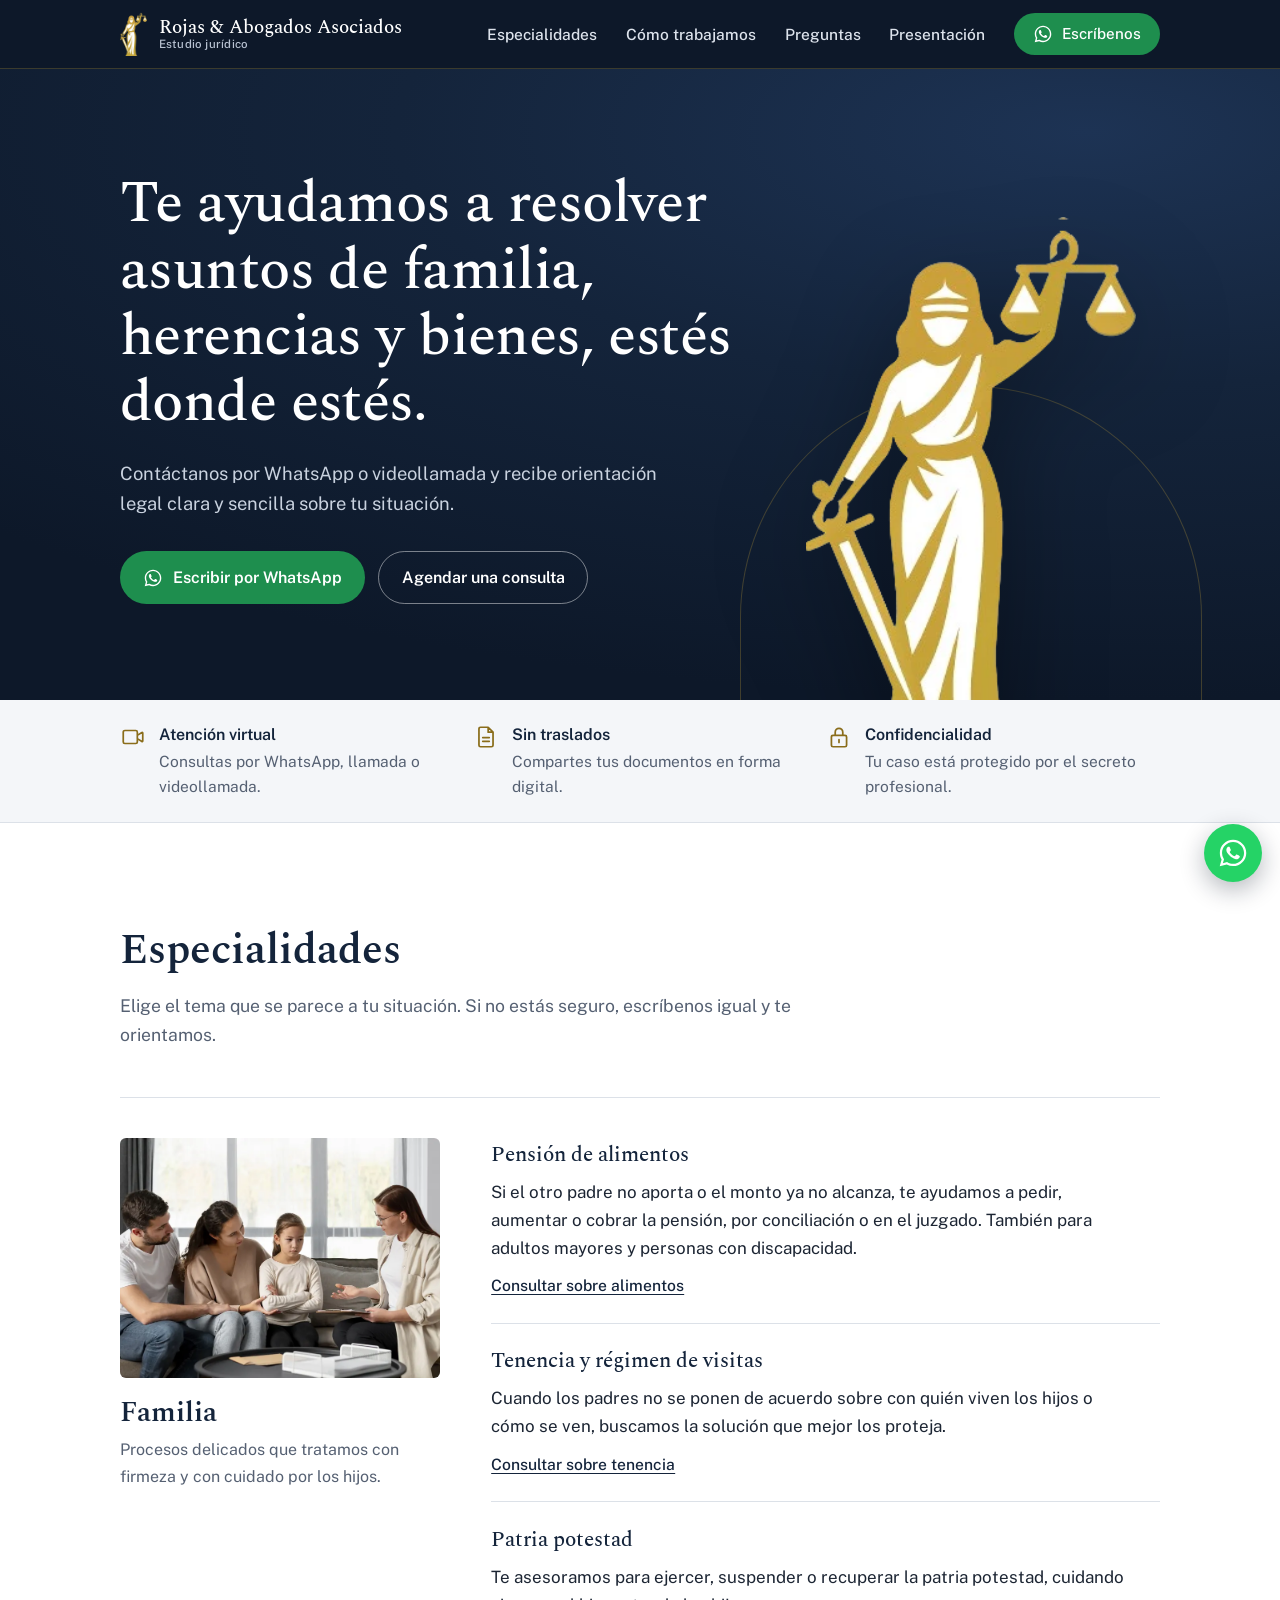
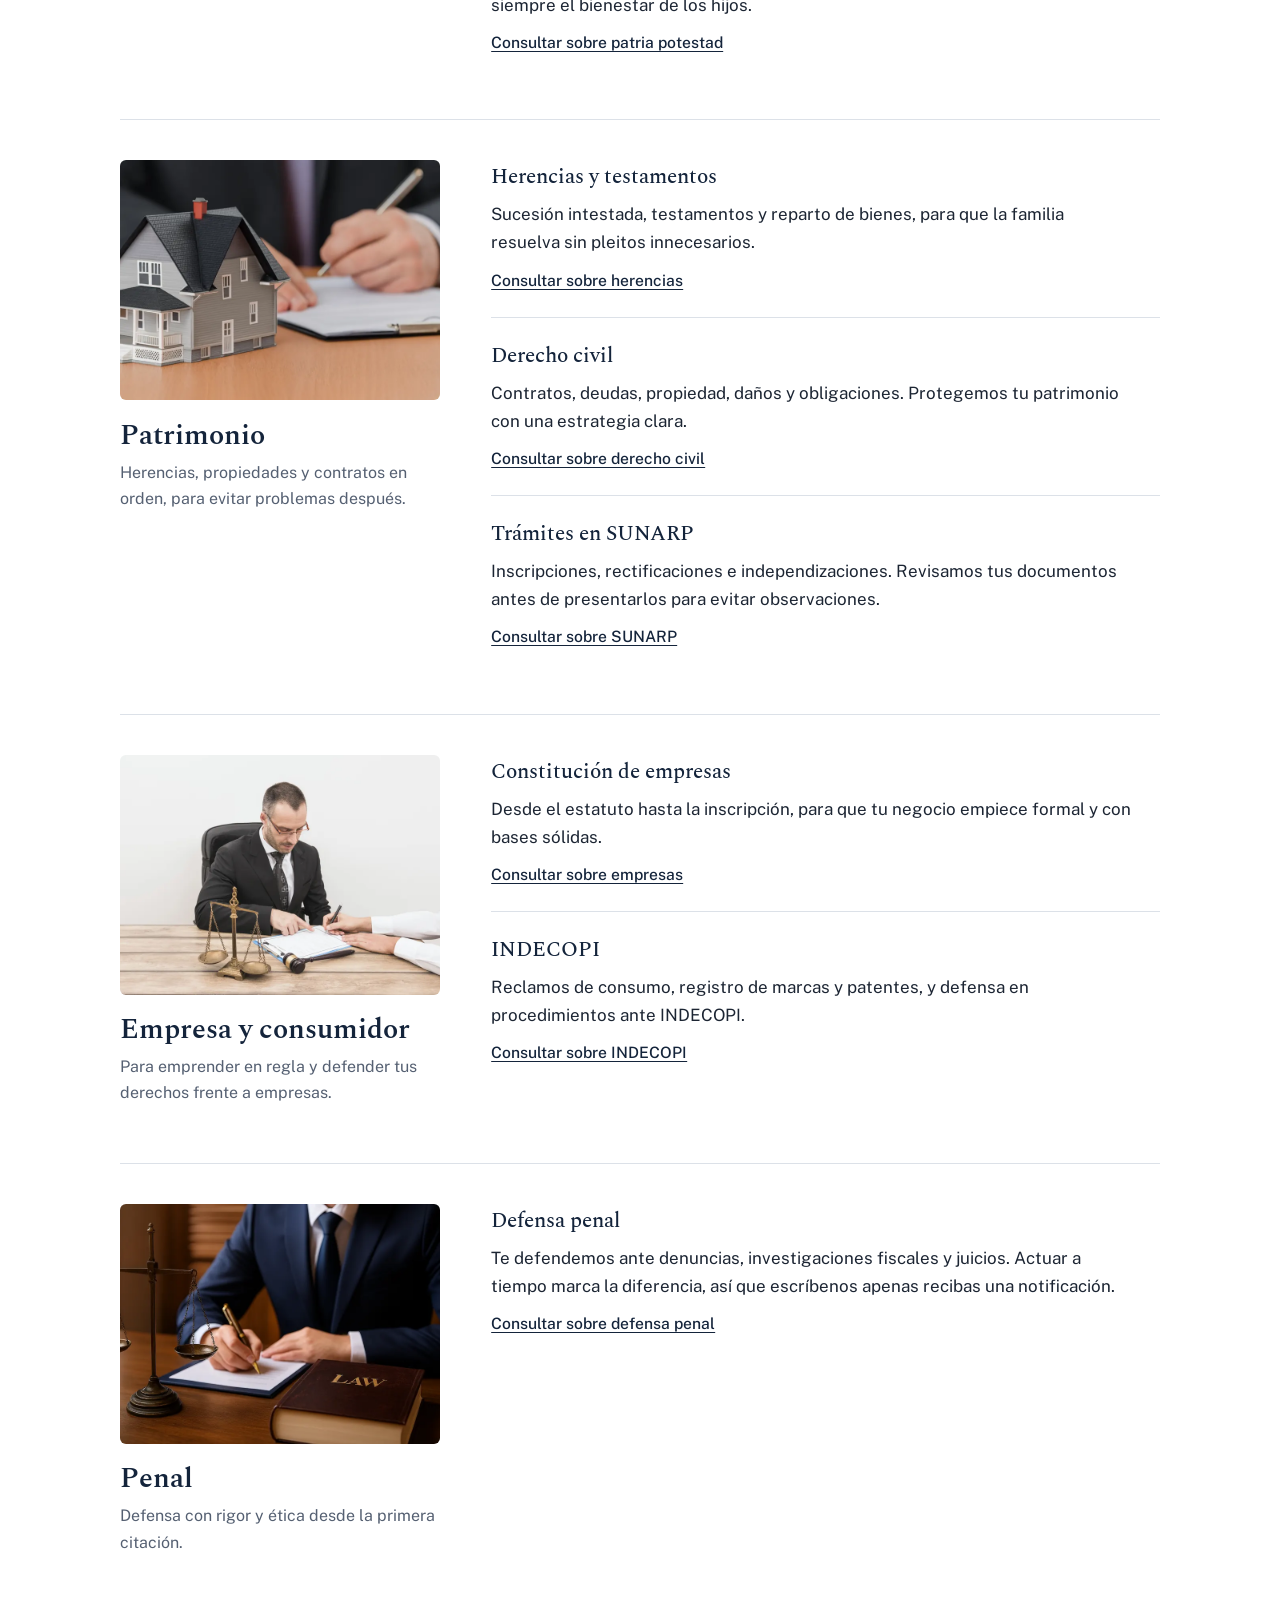
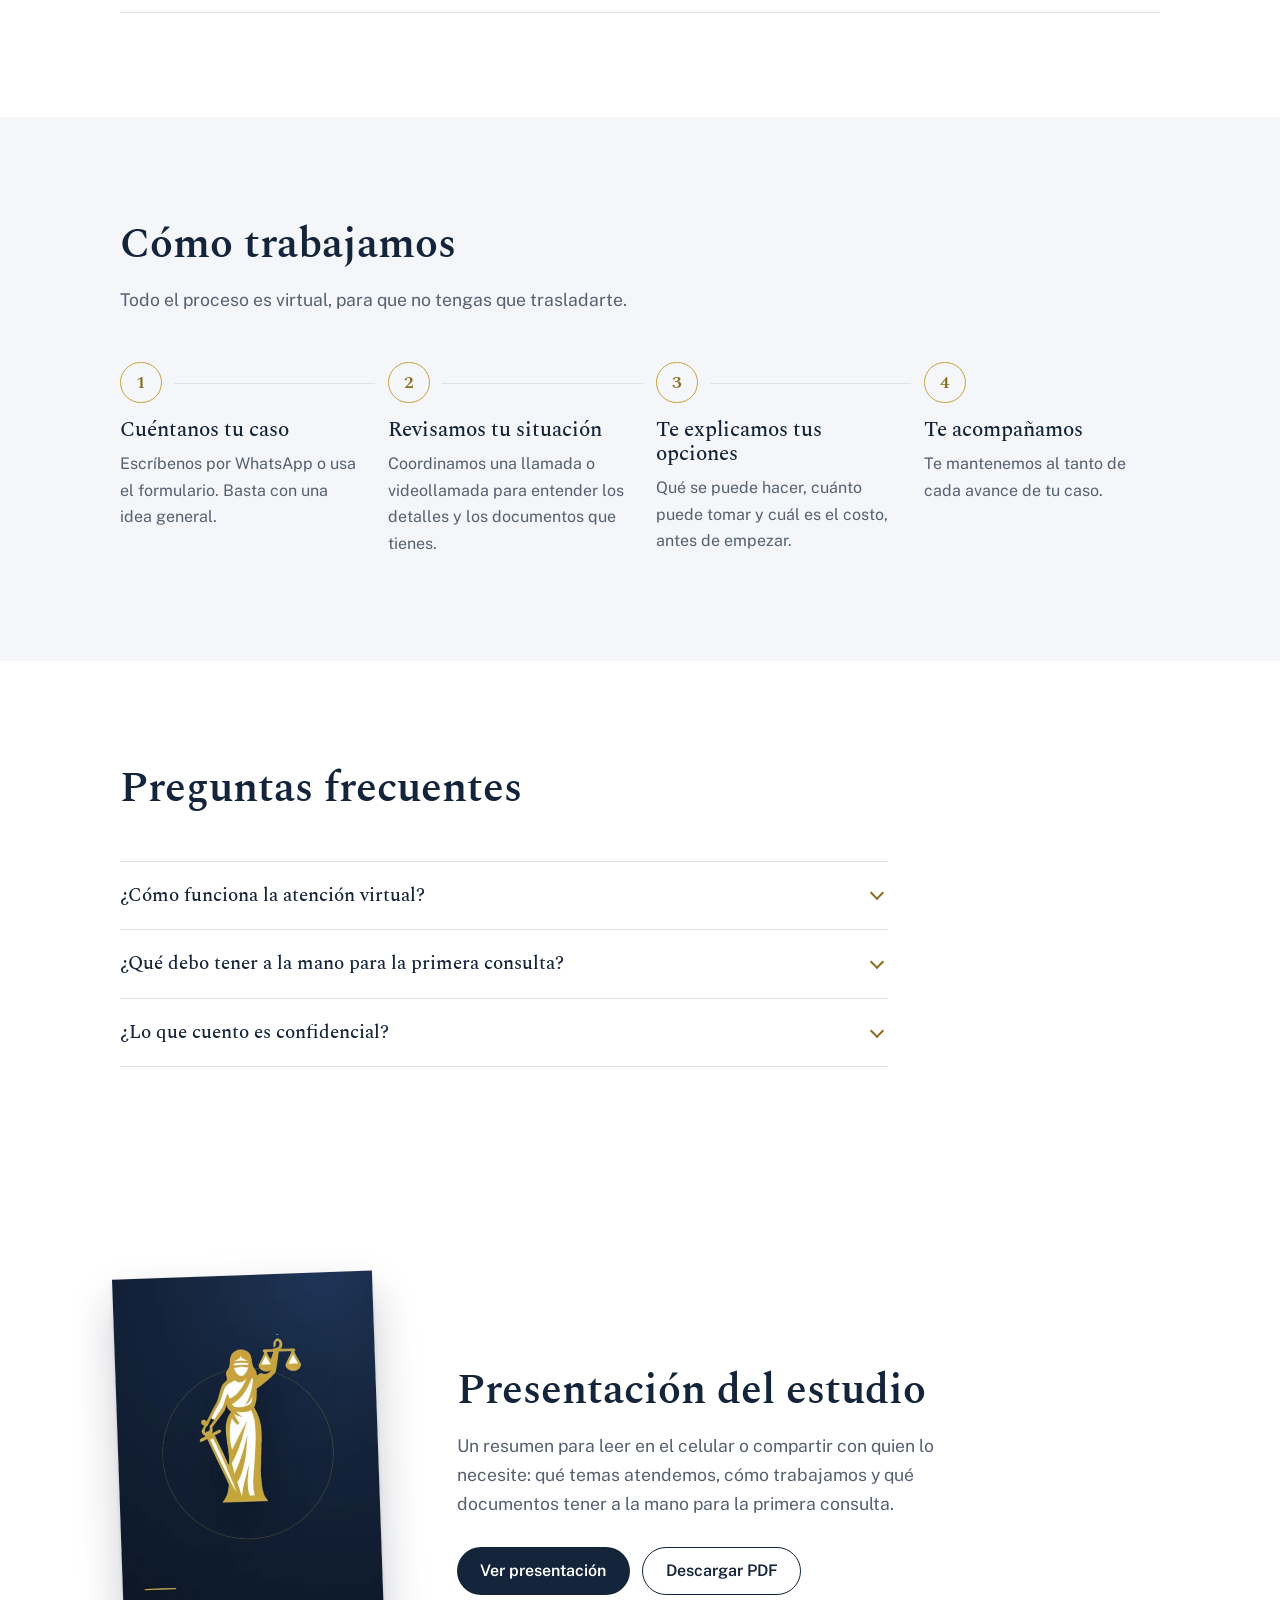
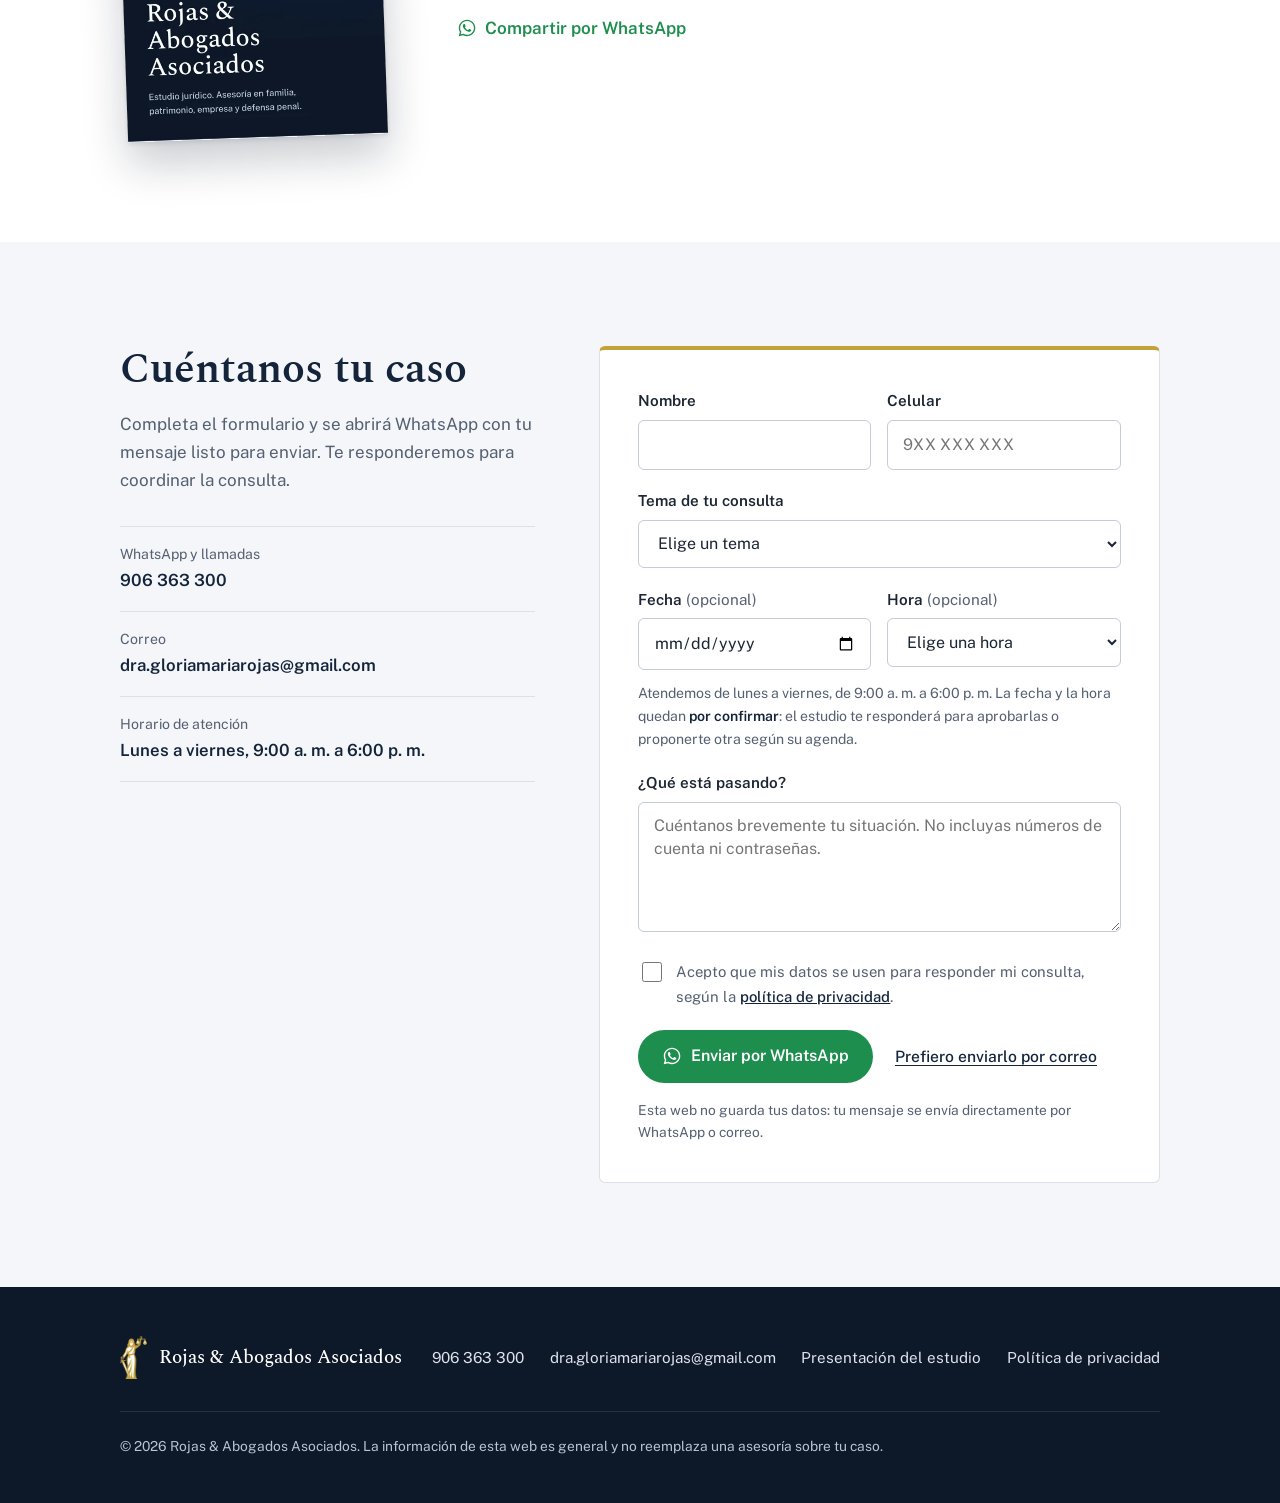
<file: index.html>
<!DOCTYPE html>
<html lang="es-PE">
<head>
  <meta charset="UTF-8">
  <meta name="viewport" content="width=device-width, initial-scale=1.0">
  <title>Rojas &amp; Abogados Asociados | Abogados de familia, civil y penal con atención virtual</title>
  <meta name="description" content="Estudio jurídico con atención virtual. Pensión de alimentos, tenencia, patria potestad, herencias, derecho civil, SUNARP, INDECOPI, constitución de empresas y defensa penal. Consulta por WhatsApp.">
  <link rel="canonical" href="https://estudio-rojas.pages.dev/">
  <meta name="theme-color" content="#0D1829">

  <!-- Vista previa al compartir en WhatsApp / Facebook -->
  <meta property="og:type" content="website">
  <meta property="og:locale" content="es_PE">
  <meta property="og:site_name" content="Rojas &amp; Abogados Asociados">
  <meta property="og:title" content="Rojas &amp; Abogados Asociados">
  <meta property="og:description" content="Asesoría legal en familia, patrimonio, empresa y defensa penal. Atención 100% virtual por WhatsApp y videollamada.">
  <meta property="og:url" content="https://estudio-rojas.pages.dev/">
  <meta property="og:image" content="https://estudio-rojas.pages.dev/img/og.jpg">
  <meta property="og:image:width" content="1200">
  <meta property="og:image:height" content="630">
  <meta name="twitter:card" content="summary_large_image">

  <link rel="icon" type="image/png" href="img/favicon.png">
  <link rel="apple-touch-icon" href="img/favicon.png">
  <link rel="preload" href="fonts/spectral-latin-500-normal.woff2" as="font" type="font/woff2" crossorigin>
  <link rel="preload" href="fonts/public-sans-latin-400-normal.woff2" as="font" type="font/woff2" crossorigin>
  <link rel="stylesheet" href="estilos.css">

  <script type="application/ld+json">
  {
    "@context": "https://schema.org",
    "@type": "LegalService",
    "name": "Rojas & Abogados Asociados",
    "url": "https://estudio-rojas.pages.dev/",
    "logo": "https://estudio-rojas.pages.dev/img/logo.png",
    "image": "https://estudio-rojas.pages.dev/img/og.jpg",
    "telephone": "+51906363300",
    "email": "dra.gloriamariarojas@gmail.com",
    "areaServed": { "@type": "Country", "name": "Perú" },
    "availableLanguage": "es",
    "openingHoursSpecification": [{ "@type": "OpeningHoursSpecification", "dayOfWeek": ["Monday","Tuesday","Wednesday","Thursday","Friday"], "opens": "09:00", "closes": "18:00" }],
    "knowsAbout": ["Pensión de alimentos", "Tenencia y régimen de visitas", "Patria potestad", "Sucesión intestada y testamentos", "Derecho civil", "Trámites registrales SUNARP", "INDECOPI", "Constitución de empresas", "Defensa penal"]
  }
  </script>
</head>

<body>
  <a class="salto" href="#contenido">Saltar al contenido</a>

  <!-- Íconos reutilizables -->
  <svg width="0" height="0" style="position:absolute" aria-hidden="true">
    <symbol id="i-wa" viewBox="0 0 24 24"><path fill="currentColor" d="M12.04 2C6.58 2 2.13 6.45 2.13 11.91c0 1.75.46 3.45 1.32 4.95L2.05 22l5.25-1.38a9.9 9.9 0 0 0 4.74 1.21c5.46 0 9.91-4.45 9.91-9.91S17.5 2 12.04 2Zm0 18.15c-1.48 0-2.93-.4-4.2-1.15l-.3-.18-3.12.82.83-3.04-.2-.31a8.2 8.2 0 0 1-1.26-4.38c0-4.54 3.7-8.24 8.25-8.24s8.24 3.7 8.24 8.24c0 4.55-3.7 8.24-8.24 8.24Zm4.52-6.16c-.25-.12-1.47-.72-1.69-.81-.23-.08-.39-.12-.56.13-.16.25-.64.81-.78.97-.15.17-.29.19-.54.06-.25-.12-1.05-.39-1.99-1.23-.74-.66-1.23-1.47-1.38-1.72-.14-.25-.01-.38.11-.51.11-.11.25-.29.37-.43.13-.15.17-.25.25-.42.08-.17.04-.31-.02-.43-.06-.13-.56-1.34-.76-1.84-.2-.48-.41-.42-.56-.43h-.48c-.17 0-.43.06-.66.31-.22.25-.86.85-.86 2.07 0 1.22.89 2.4 1.01 2.56.12.17 1.75 2.67 4.23 3.74.59.26 1.05.41 1.41.52.59.19 1.13.16 1.56.1.48-.07 1.47-.6 1.67-1.18.21-.58.21-1.07.15-1.18-.06-.1-.23-.16-.48-.29Z"/></symbol>
    <symbol id="i-video" viewBox="0 0 24 24"><path fill="none" stroke="currentColor" stroke-width="1.6" stroke-linecap="round" stroke-linejoin="round" d="M3 7.5A1.5 1.5 0 0 1 4.5 6h10A1.5 1.5 0 0 1 16 7.5v9a1.5 1.5 0 0 1-1.5 1.5h-10A1.5 1.5 0 0 1 3 16.5v-9ZM16 10.5l4.2-2.6a.5.5 0 0 1 .8.4v7.4a.5.5 0 0 1-.8.4L16 13.5"/></symbol>
    <symbol id="i-doc" viewBox="0 0 24 24"><path fill="none" stroke="currentColor" stroke-width="1.6" stroke-linecap="round" stroke-linejoin="round" d="M14 3H7a1.5 1.5 0 0 0-1.5 1.5v15A1.5 1.5 0 0 0 7 21h10a1.5 1.5 0 0 0 1.5-1.5V7.5L14 3Zm0 0v4.5h4.5M9 12.5h6M9 16h6"/></symbol>
    <symbol id="i-candado" viewBox="0 0 24 24"><path fill="none" stroke="currentColor" stroke-width="1.6" stroke-linecap="round" stroke-linejoin="round" d="M6.5 10.5h11A1.5 1.5 0 0 1 19 12v7.5a1.5 1.5 0 0 1-1.5 1.5h-11A1.5 1.5 0 0 1 5 19.5V12a1.5 1.5 0 0 1 1.5-1.5Zm2-0V7.5a3.5 3.5 0 0 1 7 0v3M12 14.5v2.5"/></symbol>
    <symbol id="i-menu" viewBox="0 0 24 24"><path fill="none" stroke="currentColor" stroke-width="2" stroke-linecap="round" d="M4 7h16M4 12h16M4 17h16"/></symbol>
  </svg>

  <!-- ===== Cabecera ===== -->
  <header class="cabecera">
    <div class="contenedor">
      <a class="marca" href="#inicio" aria-label="Rojas & Abogados Asociados, ir al inicio">
        <img src="img/logo.webp" alt="" width="30" height="44">
        <span>Rojas &amp; Abogados Asociados<small>Estudio jurídico</small></span>
      </a>
      <button class="abrir-menu" aria-expanded="false" aria-controls="menu">
        <svg width="20" height="20"><use href="#i-menu"/></svg> Menú
      </button>
      <nav aria-label="Principal">
        <ul class="menu" id="menu">
          <li><a href="#especialidades">Especialidades</a></li>
          <li><a href="#como-trabajamos">Cómo trabajamos</a></li>
          <li><a href="#preguntas">Preguntas</a></li>
          <li><a href="#presentacion">Presentación</a></li>
          <li><a class="boton boton-whatsapp" href="https://wa.me/51906363300?text=Hola%2C%20quisiera%20hacer%20una%20consulta%20legal." target="_blank" rel="noopener"><svg><use href="#i-wa"/></svg>Escríbenos</a></li>
        </ul>
      </nav>
    </div>
  </header>

  <main id="contenido">

    <!-- ===== Portada ===== -->
    <section class="portada" id="inicio">
      <div class="contenedor">
        <div class="portada-texto">
          <h1>Te ayudamos a resolver asuntos de familia, herencias y bienes, estés donde estés.</h1>
          <p>Contáctanos por WhatsApp o videollamada y recibe orientación legal clara y sencilla sobre tu situación.</p>
          <div class="acciones">
            <a class="boton boton-whatsapp" href="https://wa.me/51906363300?text=Hola%2C%20quisiera%20hacer%20una%20consulta%20legal." target="_blank" rel="noopener"><svg><use href="#i-wa"/></svg>Escribir por WhatsApp</a>
            <a class="boton boton-claro" href="#contacto">Agendar una consulta</a>
          </div>
        </div>
        <div class="portada-figura" aria-hidden="true">
          <img src="img/logo.webp" alt="" width="264" height="423">
        </div>
      </div>
    </section>

    <!-- ===== Cómo atendemos ===== -->
    <div class="franja">
      <ul>
        <li><svg><use href="#i-video"/></svg><div><strong>Atención virtual</strong>Consultas por WhatsApp, llamada o videollamada.</div></li>
        <li><svg><use href="#i-doc"/></svg><div><strong>Sin traslados</strong>Compartes tus documentos en forma digital.</div></li>
        <li><svg><use href="#i-candado"/></svg><div><strong>Confidencialidad</strong>Tu caso está protegido por el secreto profesional.</div></li>
      </ul>
    </div>

    <!-- ===== Especialidades ===== -->
    <section class="seccion" id="especialidades">
      <div class="contenedor">
        <div class="encabezado">
          <h2>Especialidades</h2>
          <p>Elige el tema que se parece a tu situación. Si no estás seguro, escríbenos igual y te orientamos.</p>
        </div>

        <article class="area">
          <div class="area-intro">
            <img src="img/familia.webp" alt="Familia conversando con una abogada en la sala de su casa" width="900" height="675" loading="lazy">
            <h3>Familia</h3>
            <p>Procesos delicados que tratamos con firmeza y con cuidado por los hijos.</p>
          </div>
          <ul class="servicios">
            <li>
              <h4>Pensión de alimentos</h4>
              <p>Si el otro padre no aporta o el monto ya no alcanza, te ayudamos a pedir, aumentar o cobrar la pensión, por conciliación o en el juzgado. También para adultos mayores y personas con discapacidad.</p>
              <button class="boton-texto" data-tema="alimentos">Consultar sobre alimentos</button>
            </li>
            <li>
              <h4>Tenencia y régimen de visitas</h4>
              <p>Cuando los padres no se ponen de acuerdo sobre con quién viven los hijos o cómo se ven, buscamos la solución que mejor los proteja.</p>
              <button class="boton-texto" data-tema="tenencia">Consultar sobre tenencia</button>
            </li>
            <li>
              <h4>Patria potestad</h4>
              <p>Te asesoramos para ejercer, suspender o recuperar la patria potestad, cuidando siempre el bienestar de los hijos.</p>
              <button class="boton-texto" data-tema="patria">Consultar sobre patria potestad</button>
            </li>
          </ul>
        </article>

        <article class="area">
          <div class="area-intro">
            <img src="img/patrimonio.webp" alt="Firma de documentos junto a la maqueta de una casa" width="900" height="675" loading="lazy">
            <h3>Patrimonio</h3>
            <p>Herencias, propiedades y contratos en orden, para evitar problemas después.</p>
          </div>
          <ul class="servicios">
            <li>
              <h4>Herencias y testamentos</h4>
              <p>Sucesión intestada, testamentos y reparto de bienes, para que la familia resuelva sin pleitos innecesarios.</p>
              <button class="boton-texto" data-tema="sucesion">Consultar sobre herencias</button>
            </li>
            <li>
              <h4>Derecho civil</h4>
              <p>Contratos, deudas, propiedad, daños y obligaciones. Protegemos tu patrimonio con una estrategia clara.</p>
              <button class="boton-texto" data-tema="civil">Consultar sobre derecho civil</button>
            </li>
            <li>
              <h4>Trámites en SUNARP</h4>
              <p>Inscripciones, rectificaciones e independizaciones. Revisamos tus documentos antes de presentarlos para evitar observaciones.</p>
              <button class="boton-texto" data-tema="sunarp">Consultar sobre SUNARP</button>
            </li>
          </ul>
        </article>

        <article class="area">
          <div class="area-intro">
            <img src="img/empresa.webp" alt="Abogado revisando un documento con su cliente" width="900" height="675" loading="lazy">
            <h3>Empresa y consumidor</h3>
            <p>Para emprender en regla y defender tus derechos frente a empresas.</p>
          </div>
          <ul class="servicios">
            <li>
              <h4>Constitución de empresas</h4>
              <p>Desde el estatuto hasta la inscripción, para que tu negocio empiece formal y con bases sólidas.</p>
              <button class="boton-texto" data-tema="empresas">Consultar sobre empresas</button>
            </li>
            <li>
              <h4>INDECOPI</h4>
              <p>Reclamos de consumo, registro de marcas y patentes, y defensa en procedimientos ante INDECOPI.</p>
              <button class="boton-texto" data-tema="indecopi">Consultar sobre INDECOPI</button>
            </li>
          </ul>
        </article>

        <article class="area">
          <div class="area-intro">
            <img src="img/penal.webp" alt="Abogado redactando un escrito junto a una balanza de la justicia" width="900" height="675" loading="lazy">
            <h3>Penal</h3>
            <p>Defensa con rigor y ética desde la primera citación.</p>
          </div>
          <ul class="servicios">
            <li>
              <h4>Defensa penal</h4>
              <p>Te defendemos ante denuncias, investigaciones fiscales y juicios. Actuar a tiempo marca la diferencia, así que escríbenos apenas recibas una notificación.</p>
              <button class="boton-texto" data-tema="penal">Consultar sobre defensa penal</button>
            </li>
          </ul>
        </article>
      </div>
    </section>

    <!-- ===== Cómo trabajamos ===== -->
    <section class="seccion seccion-alterna" id="como-trabajamos">
      <div class="contenedor">
        <div class="encabezado">
          <h2>Cómo trabajamos</h2>
          <p>Todo el proceso es virtual, para que no tengas que trasladarte.</p>
        </div>
        <ol class="pasos">
          <li>
            <h3>Cuéntanos tu caso</h3>
            <p>Escríbenos por WhatsApp o usa el formulario. Basta con una idea general.</p>
          </li>
          <li>
            <h3>Revisamos tu situación</h3>
            <p>Coordinamos una llamada o videollamada para entender los detalles y los documentos que tienes.</p>
          </li>
          <li>
            <h3>Te explicamos tus opciones</h3>
            <p>Qué se puede hacer, cuánto puede tomar y cuál es el costo, antes de empezar.</p>
          </li>
          <li>
            <h3>Te acompañamos</h3>
            <p>Te mantenemos al tanto de cada avance de tu caso.</p>
          </li>
        </ol>
      </div>
    </section>

    <!-- ===== Preguntas ===== -->
    <section class="seccion" id="preguntas">
      <div class="contenedor">
        <div class="encabezado">
          <h2>Preguntas frecuentes</h2>
        </div>
        <div class="preguntas">
          <details>
            <summary>¿Cómo funciona la atención virtual?</summary>
            <p>Las consultas se hacen por WhatsApp, llamada o videollamada. Los documentos se comparten en forma digital y, si tu caso requiere una reunión presencial, la coordinamos con anticipación.</p>
          </details>
          <details>
            <summary>¿Qué debo tener a la mano para la primera consulta?</summary>
            <p>Un resumen de lo que pasó y los documentos que tengas: DNI, partidas, contratos, resoluciones o notificaciones. Si no tienes todo, igual podemos empezar.</p>
          </details>
          <details>
            <summary>¿Lo que cuento es confidencial?</summary>
            <p>Sí. Todo lo que compartas está protegido por el secreto profesional del abogado y solo se usa para atender tu caso.</p>
          </details>
        </div>
      </div>
    </section>

    <!-- ===== Presentación del estudio ===== -->
    <section class="seccion" id="presentacion">
      <div class="contenedor presentacion-grid">
        <a class="presentacion-portada" href="/brochure" aria-label="Ver la presentación del estudio">
          <img src="img/presentacion-portada.webp" alt="Portada de la presentación de Rojas &amp; Abogados Asociados" width="480" height="854" loading="lazy">
        </a>
        <div class="presentacion-texto">
          <h2>Presentación del estudio</h2>
          <p>Un resumen para leer en el celular o compartir con quien lo necesite: qué temas atendemos, cómo trabajamos y qué documentos tener a la mano para la primera consulta.</p>
          <div class="presentacion-acciones">
            <a class="boton boton-oscuro" href="/brochure">Ver presentación</a>
            <a class="boton boton-borde" href="rojas-abogados-asociados-presentacion.pdf" download>Descargar PDF</a>
          </div>
          <a class="compartir" href="https://wa.me/?text=Te%20comparto%20la%20presentaci%C3%B3n%20de%20Rojas%20%26%20Abogados%20Asociados%3A%20https%3A%2F%2Festudio-rojas.pages.dev%2Fbrochure" target="_blank" rel="noopener"><svg><use href="#i-wa"/></svg>Compartir por WhatsApp</a>
        </div>
      </div>
    </section>

    <!-- ===== Contacto ===== -->
    <section class="seccion seccion-alterna" id="contacto">
      <div class="contenedor contacto-grid">
        <div class="contacto-info">
          <h2>Cuéntanos tu caso</h2>
          <p style="margin-top:1rem">Completa el formulario y se abrirá WhatsApp con tu mensaje listo para enviar. Te responderemos para coordinar la consulta.</p>
          <ul class="contacto-directo">
            <li><span>WhatsApp y llamadas</span><a href="tel:+51906363300">906 363 300</a></li>
            <li><span>Correo</span><a href="mailto:dra.gloriamariarojas@gmail.com">dra.gloriamariarojas@gmail.com</a></li>
            <li><span>Horario de atención</span><strong>Lunes a viernes, 9:00 a. m. a 6:00 p. m.</strong></li>
          </ul>
        </div>

        <form class="formulario" id="form-consulta" novalidate>
          <div class="fila">
            <div class="campo">
              <label for="nombre">Nombre</label>
              <input id="nombre" name="nombre" type="text" autocomplete="given-name" required maxlength="80">
              <p class="error" id="error-nombre">Escribe tu nombre.</p>
            </div>
            <div class="campo">
              <label for="celular">Celular</label>
              <input id="celular" name="celular" type="tel" inputmode="numeric" autocomplete="tel-national" required placeholder="9XX XXX XXX" maxlength="16">
              <p class="error" id="error-celular">Escribe un celular de 9 dígitos que empiece con 9.</p>
            </div>
          </div>

          <div class="campo" id="campo-tema">
            <label for="tema">Tema de tu consulta</label>
            <select id="tema" name="tema" required>
              <option value="">Elige un tema</option>
              <optgroup label="Familia">
                <option value="alimentos">Pensión de alimentos</option>
                <option value="tenencia">Tenencia y régimen de visitas</option>
                <option value="patria">Patria potestad</option>
              </optgroup>
              <optgroup label="Patrimonio">
                <option value="sucesion">Herencias y testamentos</option>
                <option value="civil">Derecho civil</option>
                <option value="sunarp">Trámites en SUNARP</option>
              </optgroup>
              <optgroup label="Empresa y consumidor">
                <option value="empresas">Constitución de empresas</option>
                <option value="indecopi">INDECOPI</option>
              </optgroup>
              <optgroup label="Penal">
                <option value="penal">Defensa penal</option>
              </optgroup>
              <option value="otro">Otro / no estoy seguro</option>
            </select>
            <p class="error" id="error-tema">Elige un tema. Si no estás seguro, marca “Otro / no estoy seguro”.</p>
          </div>

          <div class="fila">
            <div class="campo">
              <label for="fecha">Fecha <span class="opcional">(opcional)</span></label>
              <input id="fecha" name="fecha" type="date">
            </div>
            <div class="campo">
              <label for="hora">Hora <span class="opcional">(opcional)</span></label>
              <select id="hora" name="hora">
                <option value="">Elige una hora</option>
                <option value="9:00 a. m.">9:00 a. m.</option>
                <option value="9:30 a. m.">9:30 a. m.</option>
                <option value="10:00 a. m.">10:00 a. m.</option>
                <option value="10:30 a. m.">10:30 a. m.</option>
                <option value="11:00 a. m.">11:00 a. m.</option>
                <option value="11:30 a. m.">11:30 a. m.</option>
                <option value="12:00 p. m.">12:00 p. m.</option>
                <option value="12:30 p. m.">12:30 p. m.</option>
                <option value="1:00 p. m.">1:00 p. m.</option>
                <option value="1:30 p. m.">1:30 p. m.</option>
                <option value="2:00 p. m.">2:00 p. m.</option>
                <option value="2:30 p. m.">2:30 p. m.</option>
                <option value="3:00 p. m.">3:00 p. m.</option>
                <option value="3:30 p. m.">3:30 p. m.</option>
                <option value="4:00 p. m.">4:00 p. m.</option>
                <option value="4:30 p. m.">4:30 p. m.</option>
                <option value="5:00 p. m.">5:00 p. m.</option>
                <option value="5:30 p. m.">5:30 p. m.</option>
              </select>
            </div>
          </div>
          <p class="error" id="error-fecha">Atendemos de lunes a viernes. Elige otro día.</p>
          <p class="ayuda por-confirmar">Atendemos de lunes a viernes, de 9:00 a. m. a 6:00 p. m. La fecha y la hora quedan <strong>por confirmar</strong>: el estudio te responderá para aprobarlas o proponerte otra según su agenda.</p>

          <div class="campo">
            <label for="consulta">¿Qué está pasando?</label>
            <textarea id="consulta" name="consulta" required maxlength="1200" placeholder="Cuéntanos brevemente tu situación. No incluyas números de cuenta ni contraseñas."></textarea>
            <p class="error" id="error-consulta">Cuéntanos brevemente tu caso.</p>
          </div>

          <label class="consentimiento">
            <input type="checkbox" id="acepto" required>
            <span>Acepto que mis datos se usen para responder mi consulta, según la <a href="privacidad.html">política de privacidad</a>.</span>
          </label>
          <p class="error" id="error-acepto">Necesitamos tu autorización para responderte.</p>

          <div class="envio">
            <button type="submit" class="boton boton-whatsapp"><svg><use href="#i-wa"/></svg>Enviar por WhatsApp</button>
            <button type="button" class="boton-texto" id="enviar-correo">Prefiero enviarlo por correo</button>
          </div>
          <p class="nota-envio">Esta web no guarda tus datos: tu mensaje se envía directamente por WhatsApp o correo.</p>
        </form>
      </div>
    </section>
  </main>

  <!-- ===== Pie ===== -->
  <footer class="pie">
    <div class="contenedor">
      <a class="marca" href="#inicio">
        <img src="img/logo.webp" alt="" width="30" height="44">
        <span>Rojas &amp; Abogados Asociados</span>
      </a>
      <ul>
        <li><a href="tel:+51906363300">906 363 300</a></li>
        <li><a href="mailto:dra.gloriamariarojas@gmail.com">dra.gloriamariarojas@gmail.com</a></li>
        <li><a href="/brochure">Presentación del estudio</a></li>
        <li><a href="privacidad.html">Política de privacidad</a></li>
      </ul>
      <p class="pie-legal">© <span id="anio">2026</span> Rojas &amp; Abogados Asociados. La información de esta web es general y no reemplaza una asesoría sobre tu caso.</p>
    </div>
  </footer>

  <a class="whatsapp-flotante" href="https://wa.me/51906363300?text=Hola%2C%20quisiera%20hacer%20una%20consulta%20legal." target="_blank" rel="noopener" aria-label="Escribir por WhatsApp">
    <svg><use href="#i-wa"/></svg>
  </a>

  <script>
  (function () {
    var WHATSAPP = "51906363300";
    var CORREO = "dra.gloriamariarojas@gmail.com";

    // Año del pie
    document.getElementById("anio").textContent = new Date().getFullYear();

    // Menú en celular
    var botonMenu = document.querySelector(".abrir-menu");
    var menu = document.getElementById("menu");
    botonMenu.addEventListener("click", function () {
      var abierto = menu.classList.toggle("abierto");
      botonMenu.setAttribute("aria-expanded", abierto);
    });
    menu.addEventListener("click", function (e) {
      if (e.target.closest("a")) { menu.classList.remove("abierto"); botonMenu.setAttribute("aria-expanded", "false"); }
    });

    // La fecha no puede ser pasada
    var fecha = document.getElementById("fecha");
    var hoy = new Date(); hoy.setMinutes(hoy.getMinutes() - hoy.getTimezoneOffset());
    fecha.min = hoy.toISOString().slice(0, 10);

    // "Consultar sobre..." lleva al formulario con el tema elegido
    var form = document.getElementById("form-consulta");
    var tema = document.getElementById("tema");
    var campoTema = document.getElementById("campo-tema");
    document.querySelectorAll("[data-tema]").forEach(function (b) {
      b.addEventListener("click", function () {
        tema.value = b.getAttribute("data-tema");
        campoTema.classList.add("resaltado");
        document.getElementById("contacto").scrollIntoView({ behavior: matchMedia("(prefers-reduced-motion: reduce)").matches ? "auto" : "smooth" });
        setTimeout(function () { document.getElementById("nombre").focus({ preventScroll: true }); }, 450);
      });
    });
    tema.addEventListener("change", function () { campoTema.classList.remove("resaltado"); });

    // Validación
    function marcar(id, ok) {
      var el = document.getElementById(id);
      var err = document.getElementById("error-" + id);
      el.setAttribute("aria-invalid", ok ? "false" : "true");
      if (err) { err.classList.toggle("visible", !ok); if (!ok) el.setAttribute("aria-describedby", err.id); }
      return ok;
    }
    function limpiarCelular(v) { return v.replace(/\D/g, "").replace(/^51(?=9\d{8}$)/, ""); }
    function validar() {
      var v = {
        nombre: form.nombre.value.trim(),
        celular: limpiarCelular(form.celular.value),
        tema: form.tema.value,
        consulta: form.consulta.value.trim()
      };
      var ok = [
        marcar("nombre", v.nombre.length >= 2),
        marcar("celular", /^9\d{8}$/.test(v.celular)),
        marcar("tema", v.tema !== ""),
        marcar("consulta", v.consulta.length >= 10),
        marcar("fecha", !form.fecha.value || [0, 6].indexOf(new Date(form.fecha.value + "T12:00:00").getDay()) === -1),
        marcar("acepto", document.getElementById("acepto").checked)
      ];
      if (ok.indexOf(false) !== -1) {
        var primero = form.querySelector('[aria-invalid="true"]');
        if (primero) primero.focus();
        return null;
      }
      return v;
    }
    function armarMensaje(v) {
      var temaTexto = tema.options[tema.selectedIndex].text;
      var lineas = [
        "Hola, quisiera hacer una consulta legal.",
        "",
        "Nombre: " + v.nombre,
        "Celular: " + v.celular,
        "Tema: " + temaTexto
      ];
      if (form.fecha.value) {
        var p = form.fecha.value.split("-");
        lineas.push("Fecha seleccionada: " + p[2] + "/" + p[1] + "/" + p[0] + " (por confirmar)");
      }
      if (form.hora.value) lineas.push("Horario seleccionado: " + form.hora.value + " (por confirmar)");
      lineas.push("", "Consulta:", v.consulta);
      return lineas.join("\n");
    }

    form.addEventListener("submit", function (e) {
      e.preventDefault();
      var v = validar(); if (!v) return;
      window.open("https://wa.me/" + WHATSAPP + "?text=" + encodeURIComponent(armarMensaje(v)), "_blank", "noopener");
    });

    document.getElementById("enviar-correo").addEventListener("click", function () {
      var v = validar(); if (!v) return;
      var asunto = "Consulta legal: " + tema.options[tema.selectedIndex].text;
      window.location.href = "mailto:" + CORREO + "?subject=" + encodeURIComponent(asunto) + "&body=" + encodeURIComponent(armarMensaje(v));
    });

    // Quitar el error apenas el usuario corrige
    ["nombre", "celular", "tema", "consulta", "acepto", "fecha"].forEach(function (id) {
      var el = document.getElementById(id);
      el.addEventListener(id === "acepto" || id === "tema" || id === "fecha" ? "change" : "input", function () {
        if (el.getAttribute("aria-invalid") === "true") {
          var err = document.getElementById("error-" + id);
          el.setAttribute("aria-invalid", "false");
          if (err) err.classList.remove("visible");
        }
      });
    });
  })();
  </script>
</body>
</html>
</file>
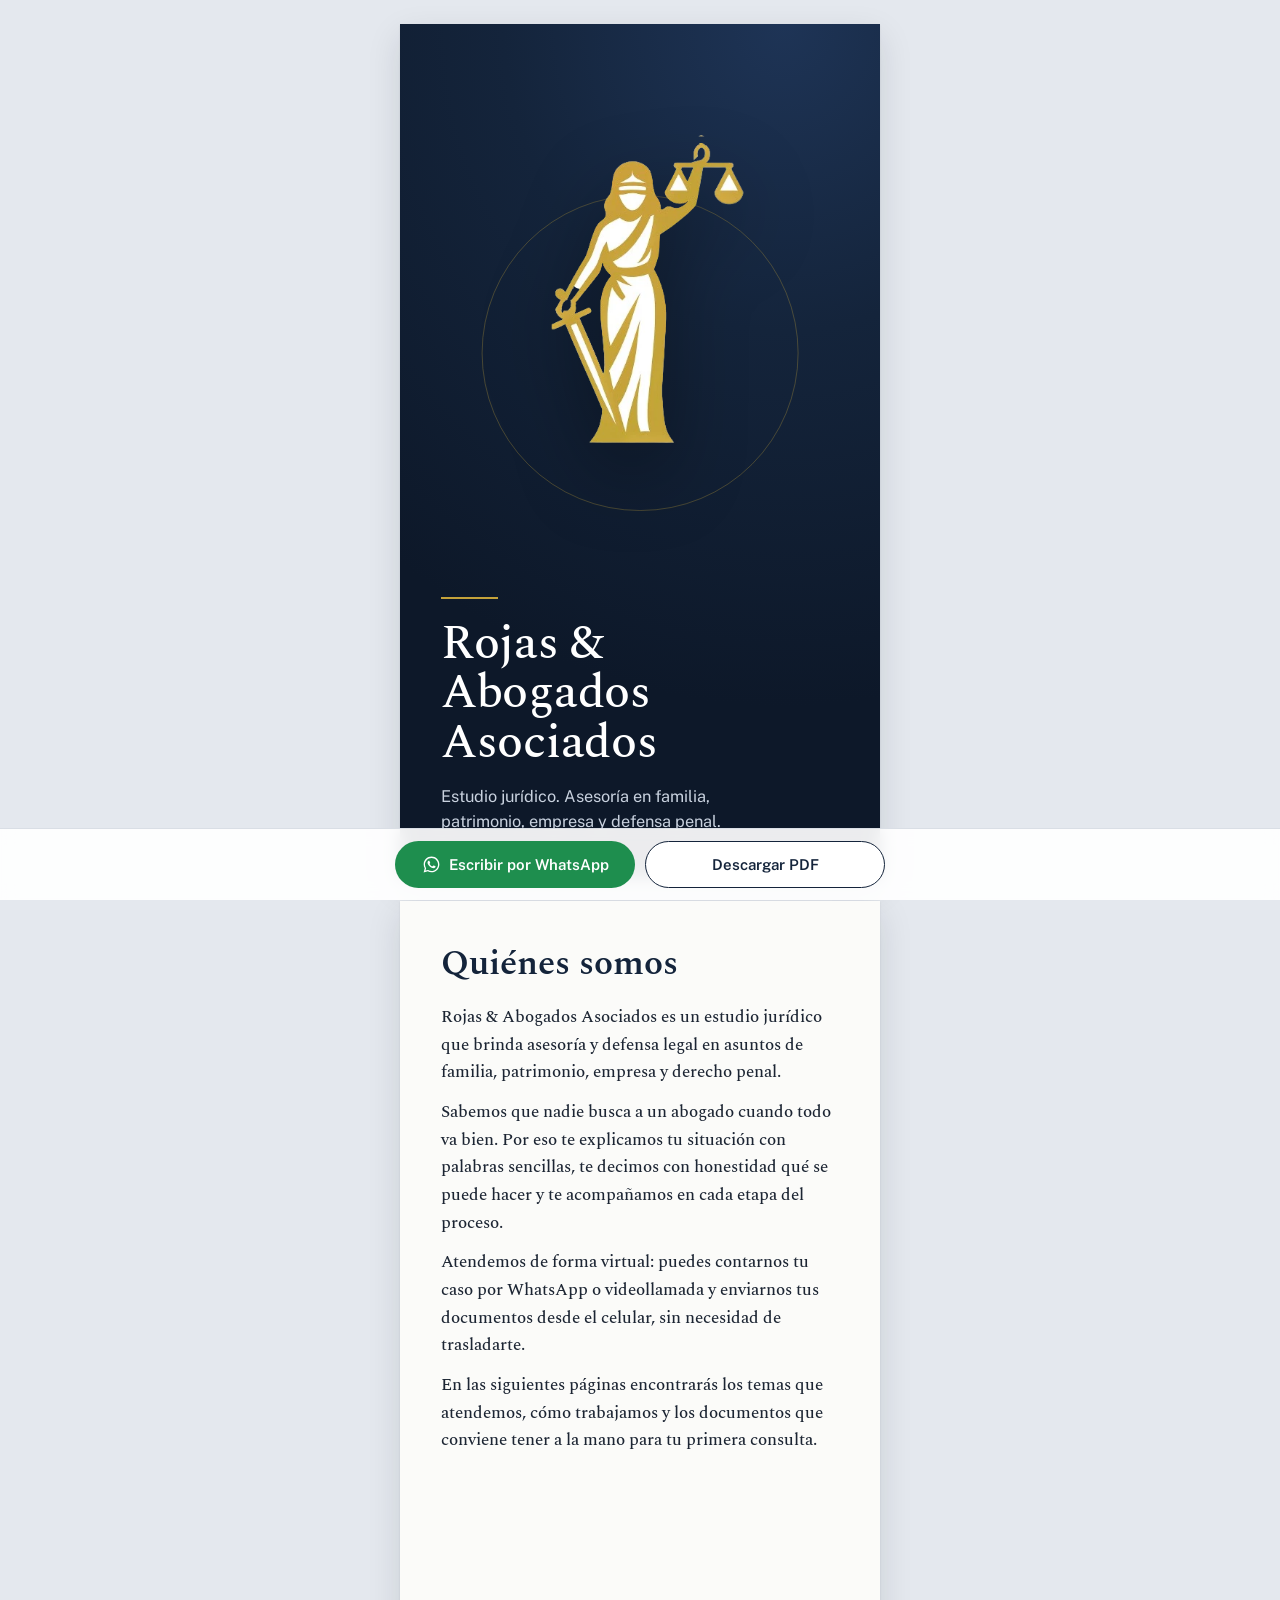
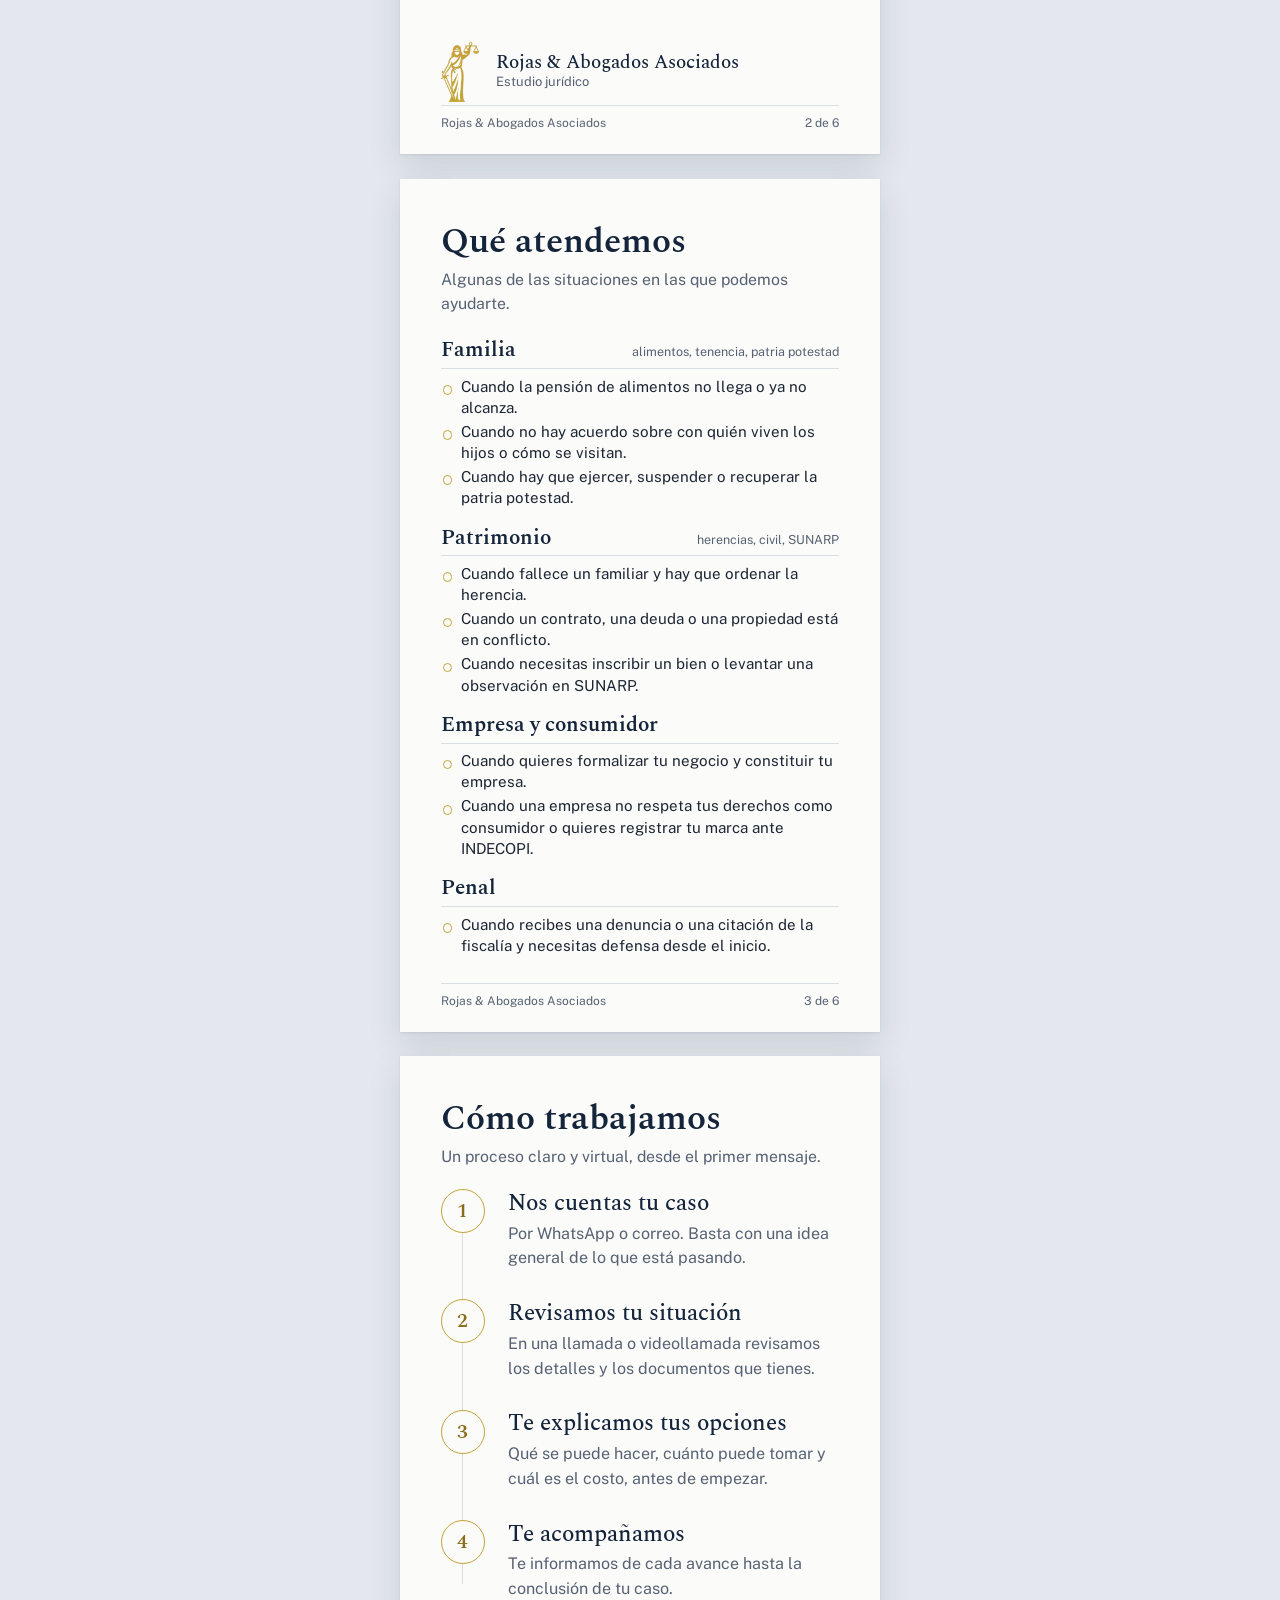
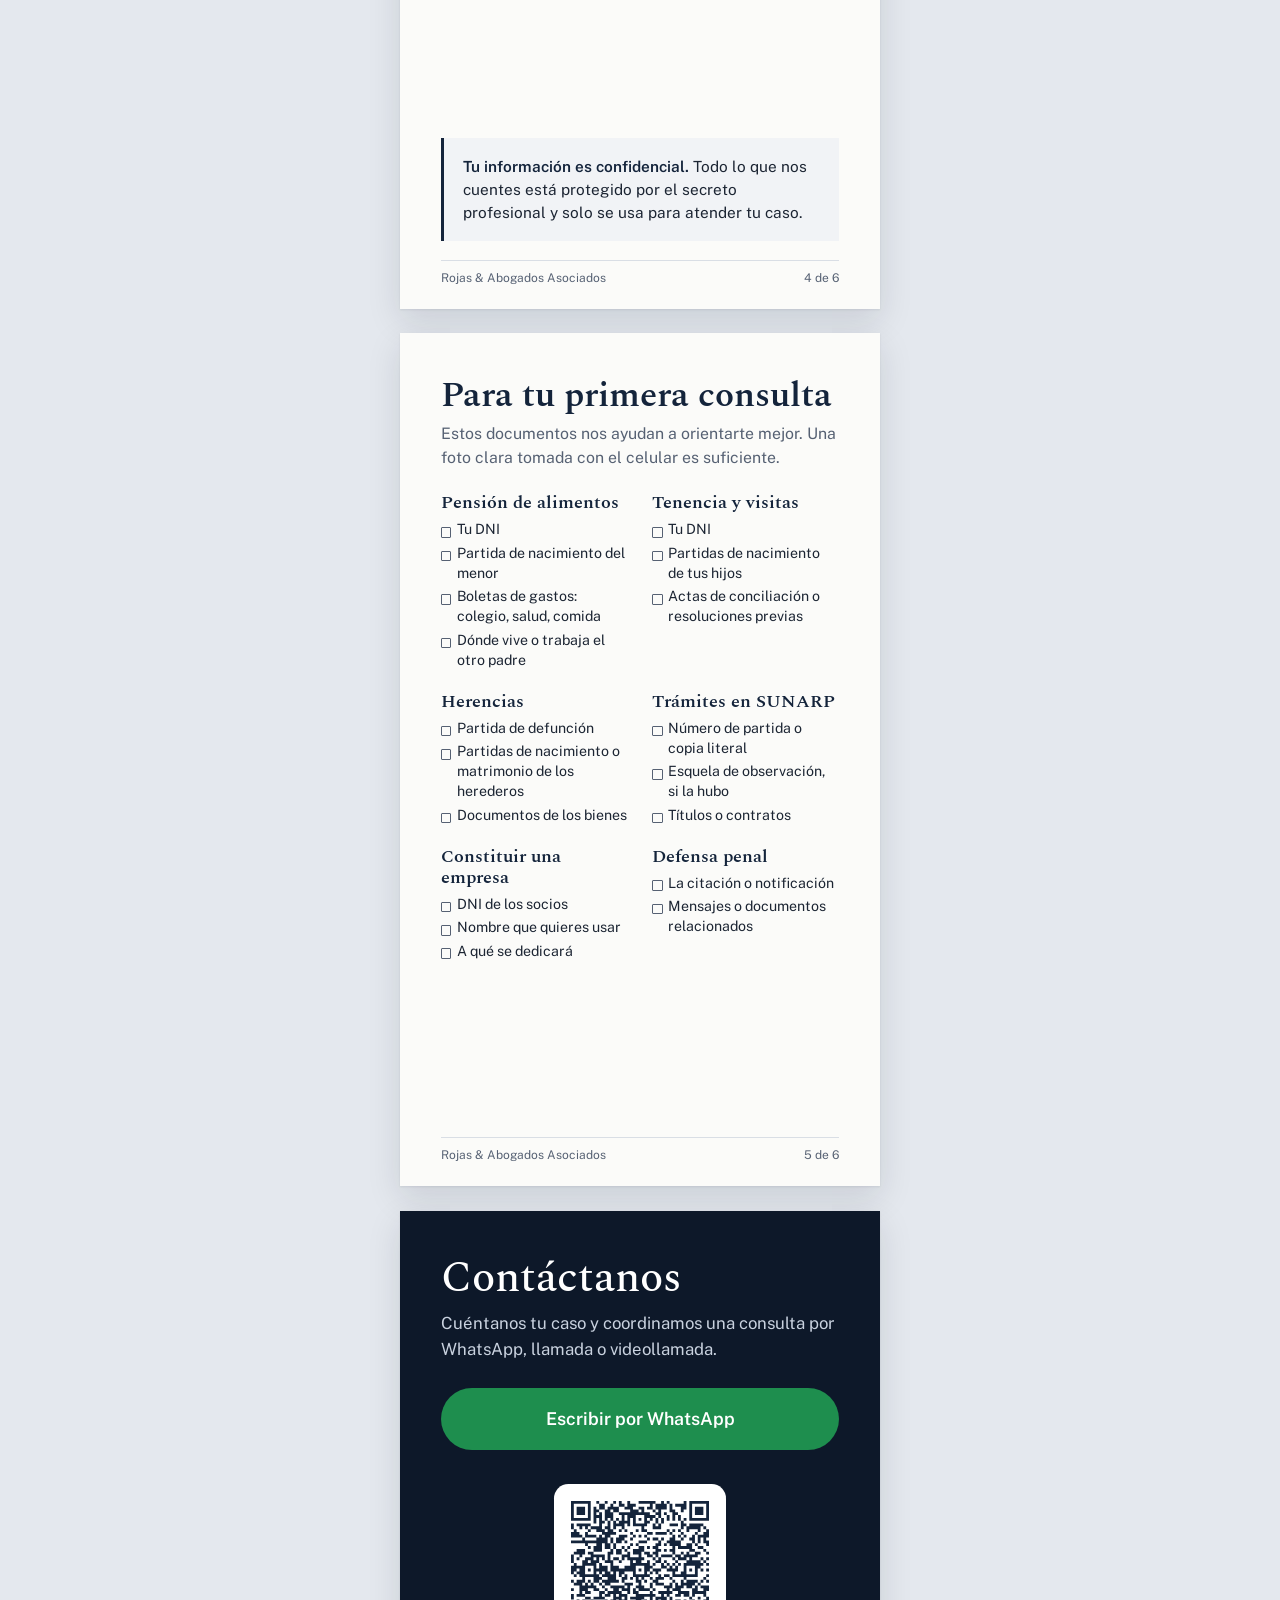
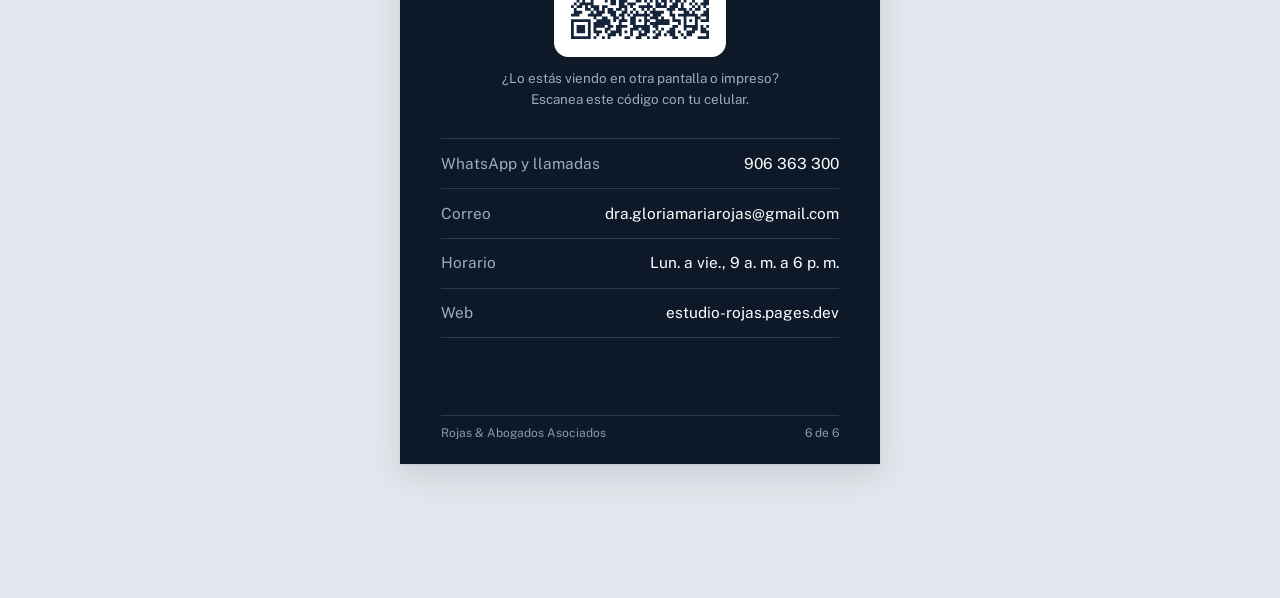
<file: brochure.html>
<!DOCTYPE html>
<html lang="es-PE">
<head>
  <meta charset="UTF-8">
  <meta name="viewport" content="width=device-width, initial-scale=1.0">
  <title>Rojas &amp; Abogados Asociados | Presentación del estudio</title>
  <meta name="description" content="Conoce al estudio: los temas que atendemos, cómo trabajamos y qué documentos tener a la mano para tu primera consulta. Atención legal virtual por WhatsApp y videollamada.">
  <link rel="canonical" href="https://estudio-rojas.pages.dev/brochure">
  <meta name="theme-color" content="#0D1829">

  <meta property="og:type" content="website">
  <meta property="og:locale" content="es_PE">
  <meta property="og:site_name" content="Rojas &amp; Abogados Asociados">
  <meta property="og:title" content="Rojas &amp; Abogados Asociados | Presentación del estudio">
  <meta property="og:description" content="Qué atendemos, cómo trabajamos y qué documentos tener a la mano para tu primera consulta.">
  <meta property="og:url" content="https://estudio-rojas.pages.dev/brochure">
  <meta property="og:image" content="https://estudio-rojas.pages.dev/img/og-presentacion.jpg">
  <meta property="og:image:width" content="1200">
  <meta property="og:image:height" content="630">
  <meta name="twitter:card" content="summary_large_image">

  <link rel="icon" type="image/png" href="img/favicon.png">
  <link rel="preload" href="fonts/spectral-latin-500-normal.woff2" as="font" type="font/woff2" crossorigin>

  <style>
    @font-face { font-family: "Spectral"; font-weight: 500; font-style: normal; font-display: swap; src: url("fonts/spectral-latin-500-normal.woff2") format("woff2"); }
    @font-face { font-family: "Spectral"; font-weight: 500; font-style: italic; font-display: swap; src: url("fonts/spectral-latin-500-italic.woff2") format("woff2"); }
    @font-face { font-family: "Spectral"; font-weight: 600; font-style: normal; font-display: swap; src: url("fonts/spectral-latin-600-normal.woff2") format("woff2"); }
    @font-face { font-family: "Public Sans"; font-weight: 400; font-display: swap; src: url("fonts/public-sans-latin-400-normal.woff2") format("woff2"); }
    @font-face { font-family: "Public Sans"; font-weight: 500; font-display: swap; src: url("fonts/public-sans-latin-500-normal.woff2") format("woff2"); }
    @font-face { font-family: "Public Sans"; font-weight: 600; font-display: swap; src: url("fonts/public-sans-latin-600-normal.woff2") format("woff2"); }

    :root {
      --toga: #14243B;
      --toga-hondo: #0D1829;
      --oro: #C4A23A;
      --oro-texto: #8A6D1B;
      --papel: #FBFBF9;
      --mesa: #E4E8EE;
      --tinta: #1C2533;
      --tinta-suave: #566173;
      --linea: #D9DEE5;
      --whatsapp: #1E8E4E;
      --serif: "Spectral", Georgia, serif;
      --sans: "Public Sans", system-ui, -apple-system, "Segoe UI", sans-serif;
    }

    * { box-sizing: border-box; }
    html, body { margin: 0; }
    body {
      background: var(--mesa);
      color: var(--tinta);
      font-family: var(--sans);
      -webkit-font-smoothing: antialiased;
      padding: 24px 0 110px;
    }
    img, svg { display: block; max-width: 100%; height: auto; }
    a { color: inherit; }
    :focus-visible { outline: 3px solid var(--oro); outline-offset: 3px; }

    /* ------------------------------------------------------------
       Cada "hoja" tiene proporción fija (9:16, como un celular) y
       todo se mide en cqw, así la web y el PDF se ven idénticos.
       ------------------------------------------------------------ */
    .hoja {
      container-type: inline-size;
      position: relative;
      width: min(100%, 480px);
      aspect-ratio: 9 / 16;
      margin: 0 auto 24px;
      background: var(--papel);
      box-shadow: 0 1px 2px rgba(13,24,41,.08), 0 12px 32px rgba(13,24,41,.12);
      overflow: hidden;
    }
    .interior {
      position: absolute; inset: 0;
      padding: 9cqw 8.5cqw 11cqw;
      display: flex; flex-direction: column;
      font-size: 3.45cqw; line-height: 1.55;
    }

    /* Pie con folio en las hojas interiores */
    .folio {
      position: absolute; left: 8.5cqw; right: 8.5cqw; bottom: 5cqw;
      display: flex; justify-content: space-between; align-items: center;
      font-size: 2.5cqw; color: var(--tinta-suave);
      border-top: 1px solid var(--linea); padding-top: 2.2cqw;
    }

    h1, h2, h3 { font-family: var(--serif); font-weight: 600; color: var(--toga); margin: 0; line-height: 1.15; }
    h2 { font-size: 7.2cqw; margin-bottom: 1.2cqw; }
    .entrada { color: var(--tinta-suave); margin: 0 0 4.5cqw; font-size: 3.3cqw; }
    p { margin: 0 0 1em; }

    /* ---------- 1. Portada ---------- */
    .portada { background: radial-gradient(130% 80% at 80% 0%, #1E3456 0%, var(--toga) 45%, var(--toga-hondo) 100%); color: #fff; }
    .portada .interior { padding-bottom: 9cqw; }
    .portada .membrete { display: flex; justify-content: space-between; align-items: baseline; font-size: 2.8cqw; color: #B9C3D3; }
    .portada .membrete strong { font-family: var(--serif); font-weight: 500; font-size: 3.6cqw; color: #fff; }
    .portada .figura {
      position: absolute; left: 50%; top: 13%;
      width: 40cqw; transform: translateX(-46%);
      filter: drop-shadow(0 6cqw 8cqw rgba(0,0,0,.35));
    }
    .portada .arco {
      position: absolute; left: 50%; top: 20%; width: 66cqw; height: 66cqw;
      transform: translateX(-50%);
      border: 1px solid rgba(196,162,58,.3); border-radius: 50%;
    }
    .portada .titulo { margin-top: auto; position: relative; }
    .portada h1 { color: #fff; font-weight: 500; font-size: 10cqw; line-height: 1.04; letter-spacing: -.005em; }
    .portada .titulo p { margin: 3.2cqw 0 0; color: #C9D2DF; font-size: 3.4cqw; max-width: 66cqw; }
    .portada .titulo::before { content: ""; display: block; width: 12cqw; height: 2px; background: var(--oro); margin-bottom: 4cqw; }

    /* ---------- 2. Carta ---------- */
    .sumilla {
      align-self: flex-end; width: 58%;
      font-size: 2.85cqw; line-height: 1.45; color: var(--tinta-suave);
      border-left: 2px solid var(--oro); padding-left: 3cqw; margin-bottom: 5cqw;
    }
    .sumilla b { color: var(--tinta); font-weight: 600; }
    .carta { margin-top: 3cqw; font-family: var(--serif); font-size: 3.6cqw; line-height: 1.6; color: var(--tinta); }
    .carta p { margin-bottom: .7em; }
    .carta .saludo { margin-bottom: 1.1em; }
    .firma { margin-top: auto; display: flex; align-items: center; gap: 3.5cqw; }
    .firma img { width: 8cqw; }
    .firma div { font-family: var(--serif); font-size: 3.9cqw; line-height: 1.25; color: var(--toga); }
    .firma small { display: block; font-family: var(--sans); font-size: 2.7cqw; color: var(--tinta-suave); }
    .despedida { font-family: var(--serif); font-size: 3.5cqw; margin: 0 0 2.4cqw; }

    /* ---------- 3. Qué atendemos ---------- */
    .areas { display: flex; flex-direction: column; gap: 3cqw; }
    .area h3 { font-size: 4.4cqw; font-weight: 600; padding-bottom: 1.1cqw; margin-bottom: 1.4cqw; border-bottom: 1px solid var(--linea); display: flex; justify-content: space-between; align-items: baseline; }
    .area h3 span { font-family: var(--sans); font-weight: 400; font-size: 2.6cqw; color: var(--tinta-suave); }
    .area ul { list-style: none; margin: 0; padding: 0; }
    .area li { position: relative; padding-left: 4.2cqw; margin-bottom: .6cqw; font-size: 3.15cqw; line-height: 1.4; }
    .area li::before { content: ""; position: absolute; left: .4cqw; top: .62em; width: 1.6cqw; height: 1.6cqw; border: 1.5px solid var(--oro); border-radius: 50%; }

    /* ---------- 4. Cómo trabajamos ---------- */
    .pasos { list-style: none; margin: 0; padding: 0; counter-reset: paso; position: relative; }
    .pasos::before { content: ""; position: absolute; left: 4.4cqw; top: 6cqw; bottom: 10cqw; width: 1px; background: var(--linea); }
    .pasos li { counter-increment: paso; position: relative; padding-left: 14cqw; margin-bottom: 6.2cqw; }
    .pasos li::before {
      content: counter(paso);
      position: absolute; left: 0; top: -.4cqw;
      width: 8.8cqw; height: 8.8cqw; border-radius: 50%;
      display: grid; place-items: center;
      background: var(--papel); border: 1.5px solid var(--oro);
      color: var(--oro-texto); font: 600 4.2cqw var(--serif);
    }
    .pasos h3 { font-size: 4.7cqw; font-weight: 500; margin-bottom: 1cqw; }
    .pasos p { margin: 0; color: var(--tinta-suave); font-size: 3.35cqw; }
    .aviso {
      margin-top: auto; background: #F1F3F6; border-left: 3px solid var(--toga);
      padding: 3.6cqw 4cqw; font-size: 3.2cqw; line-height: 1.5;
    }
    .aviso b { color: var(--toga); }

    /* ---------- 5. Para tu primera consulta ---------- */
    .lista-docs { display: grid; grid-template-columns: 1fr 1fr; gap: 3.6cqw 5cqw; }
    .doc h3 { font-size: 3.85cqw; font-weight: 600; margin-bottom: 1.2cqw; }
    .doc ul { margin: 0; padding: 0; list-style: none; }
    .doc li { font-size: 2.95cqw; line-height: 1.42; padding-left: 3.4cqw; position: relative; margin-bottom: .7cqw; color: var(--tinta); }
    .doc li::before { content: ""; position: absolute; left: 0; top: .55em; width: 1.8cqw; height: 1.8cqw; border: 1.2px solid var(--tinta-suave); border-radius: 1px; }
    .nota { margin-top: auto; font-size: 2.95cqw; color: var(--tinta-suave); font-style: italic; font-family: var(--serif); }

    /* ---------- 6. Contacto ---------- */
    .cierre { background: var(--toga-hondo); color: #fff; }
    .cierre h2 { color: #fff; font-weight: 500; font-size: 9cqw; }
    .cierre .entrada { color: #C9D2DF; font-size: 3.5cqw; }
    .qr {
      background: #fff; border-radius: 3cqw; padding: 3.6cqw; width: 36cqw; margin: 0 auto 2.4cqw;
    }
    .qr img { width: 100%; }
    .qr-texto { text-align: center; font-size: 2.8cqw; color: #9FAABB; margin: 0 auto 6cqw; max-width: 62cqw; }
    .boton-hoja {
      display: block; text-align: center; text-decoration: none;
      background: var(--whatsapp); color: #fff; font-weight: 600; font-size: 3.7cqw;
      padding: 3.6cqw; border-radius: 99cqw; margin: 1cqw 0 7cqw;
    }
    .boton-hoja:hover { background: #18773F; }
    .datos { list-style: none; margin: 0; padding: 0; border-top: 1px solid rgba(255,255,255,.14); }
    .datos li { display: flex; justify-content: space-between; gap: 3cqw; padding: 2.6cqw 0; border-bottom: 1px solid rgba(255,255,255,.14); font-size: 3.2cqw; }
    .datos span { color: #9FAABB; flex: none; }
    .datos b { font-weight: 400; color: #fff; text-align: right; }
    .datos a { color: #fff; text-decoration: none; text-align: right; word-break: break-word; }
    .datos a:hover { color: var(--oro); }
    .cierre .letra-chica { margin-top: auto; font-size: 2.4cqw; color: #8E9AAD; line-height: 1.45; }
    .cierre .folio { color: #8E9AAD; border-color: rgba(255,255,255,.14); }

    /* ---------- Barra de acciones (solo web) ---------- */
    .acciones {
      position: fixed; left: 0; right: 0; bottom: 0; z-index: 10;
      display: flex; justify-content: center; gap: 10px;
      padding: 12px 16px calc(12px + env(safe-area-inset-bottom));
      background: rgba(255,255,255,.92); backdrop-filter: blur(8px);
      border-top: 1px solid var(--linea);
    }
    .boton {
      display: inline-flex; align-items: center; justify-content: center; gap: 8px;
      font: 600 15px/1 var(--sans); padding: 13px 18px; border-radius: 999px;
      text-decoration: none; border: 1.5px solid transparent; flex: 1; max-width: 240px;
    }
    .boton svg { width: 19px; height: 19px; }
    .boton-wa { background: var(--whatsapp); color: #fff; }
    .boton-wa:hover { background: #18773F; }
    .boton-pdf { border-color: var(--toga); color: var(--toga); background: #fff; }
    .boton-pdf:hover { background: var(--toga); color: #fff; }

    @media (max-width: 500px) {
      body { padding-top: 0; }
      .hoja { box-shadow: none; margin-bottom: 10px; }
    }

    /* ---------- PDF ---------- */
    @page { size: 108mm 192mm; margin: 0; }
    @media print {
      body { background: none; padding: 0; }
      .hoja { width: 108mm; height: 192mm; aspect-ratio: auto; margin: 0; box-shadow: none; break-after: page; }
      .hoja:last-of-type { break-after: auto; }
      .acciones { display: none; }
      * { -webkit-print-color-adjust: exact; print-color-adjust: exact; }
    }
  </style>
</head>
<body>

  <!-- 1. Portada -->
  <section class="hoja portada" aria-label="Portada">
    <div class="arco" aria-hidden="true"></div>
    <img class="figura" src="img/logo.webp" alt="" width="264" height="423">
    <div class="interior">
      <div class="titulo">
        <h1>Rojas &amp;<br>Abogados<br>Asociados</h1>
        <p>Estudio jurídico. Asesoría en familia, patrimonio, empresa y defensa penal.</p>
      </div>
    </div>
  </section>

  <!-- 2. Carta -->
  <section class="hoja" aria-label="Quiénes somos">
    <div class="interior">
      <h2>Quiénes somos</h2>
      <div class="carta">
        <p>Rojas &amp; Abogados Asociados es un estudio jurídico que brinda asesoría y defensa legal en asuntos de familia, patrimonio, empresa y derecho penal.</p>
        <p>Sabemos que nadie busca a un abogado cuando todo va bien. Por eso te explicamos tu situación con palabras sencillas, te decimos con honestidad qué se puede hacer y te acompañamos en cada etapa del proceso.</p>
        <p>Atendemos de forma virtual: puedes contarnos tu caso por WhatsApp o videollamada y enviarnos tus documentos desde el celular, sin necesidad de trasladarte.</p>
        <p>En las siguientes páginas encontrarás los temas que atendemos, cómo trabajamos y los documentos que conviene tener a la mano para tu primera consulta.</p>
      </div>
      <div class="firma">
        <img src="img/logo.webp" alt="" width="264" height="423">
        <div>Rojas &amp; Abogados Asociados<small>Estudio jurídico</small></div>
      </div>
    </div>
    <div class="folio"><span>Rojas &amp; Abogados Asociados</span><span>2 de 6</span></div>
  </section>

  <!-- 3. Qué atendemos -->
  <section class="hoja" aria-label="Qué atendemos">
    <div class="interior">
      <h2>Qué atendemos</h2>
      <p class="entrada">Algunas de las situaciones en las que podemos ayudarte.</p>
      <div class="areas">
        <div class="area">
          <h3>Familia <span>alimentos, tenencia, patria potestad</span></h3>
          <ul>
            <li>Cuando la pensión de alimentos no llega o ya no alcanza.</li>
            <li>Cuando no hay acuerdo sobre con quién viven los hijos o cómo se visitan.</li>
            <li>Cuando hay que ejercer, suspender o recuperar la patria potestad.</li>
          </ul>
        </div>
        <div class="area">
          <h3>Patrimonio <span>herencias, civil, SUNARP</span></h3>
          <ul>
            <li>Cuando fallece un familiar y hay que ordenar la herencia.</li>
            <li>Cuando un contrato, una deuda o una propiedad está en conflicto.</li>
            <li>Cuando necesitas inscribir un bien o levantar una observación en SUNARP.</li>
          </ul>
        </div>
        <div class="area">
          <h3>Empresa y consumidor</h3>
          <ul>
            <li>Cuando quieres formalizar tu negocio y constituir tu empresa.</li>
            <li>Cuando una empresa no respeta tus derechos como consumidor o quieres registrar tu marca ante INDECOPI.</li>
          </ul>
        </div>
        <div class="area">
          <h3>Penal</h3>
          <ul>
            <li>Cuando recibes una denuncia o una citación de la fiscalía y necesitas defensa desde el inicio.</li>
          </ul>
        </div>
      </div>
    </div>
    <div class="folio"><span>Rojas &amp; Abogados Asociados</span><span>3 de 6</span></div>
  </section>

  <!-- 4. Cómo trabajamos -->
  <section class="hoja" aria-label="Cómo trabajamos">
    <div class="interior">
      <h2>Cómo trabajamos</h2>
      <p class="entrada">Un proceso claro y virtual, desde el primer mensaje.</p>
      <ol class="pasos">
        <li>
          <h3>Nos cuentas tu caso</h3>
          <p>Por WhatsApp o correo. Basta con una idea general de lo que está pasando.</p>
        </li>
        <li>
          <h3>Revisamos tu situación</h3>
          <p>En una llamada o videollamada revisamos los detalles y los documentos que tienes.</p>
        </li>
        <li>
          <h3>Te explicamos tus opciones</h3>
          <p>Qué se puede hacer, cuánto puede tomar y cuál es el costo, antes de empezar.</p>
        </li>
        <li>
          <h3>Te acompañamos</h3>
          <p>Te informamos de cada avance hasta la conclusión de tu caso.</p>
        </li>
      </ol>
      <p class="aviso"><b>Tu información es confidencial.</b> Todo lo que nos cuentes está protegido por el secreto profesional y solo se usa para atender tu caso.</p>
    </div>
    <div class="folio"><span>Rojas &amp; Abogados Asociados</span><span>4 de 6</span></div>
  </section>

  <!-- 5. Para tu primera consulta -->
  <section class="hoja" aria-label="Para tu primera consulta">
    <div class="interior">
      <h2>Para tu primera consulta</h2>
      <p class="entrada">Estos documentos nos ayudan a orientarte mejor. Una foto clara tomada con el celular es suficiente.</p>
      <div class="lista-docs">
        <div class="doc">
          <h3>Pensión de alimentos</h3>
          <ul>
            <li>Tu DNI</li>
            <li>Partida de nacimiento del menor</li>
            <li>Boletas de gastos: colegio, salud, comida</li>
            <li>Dónde vive o trabaja el otro padre</li>
          </ul>
        </div>
        <div class="doc">
          <h3>Tenencia y visitas</h3>
          <ul>
            <li>Tu DNI</li>
            <li>Partidas de nacimiento de tus hijos</li>
            <li>Actas de conciliación o resoluciones previas</li>
          </ul>
        </div>
        <div class="doc">
          <h3>Herencias</h3>
          <ul>
            <li>Partida de defunción</li>
            <li>Partidas de nacimiento o matrimonio de los herederos</li>
            <li>Documentos de los bienes</li>
          </ul>
        </div>
        <div class="doc">
          <h3>Trámites en SUNARP</h3>
          <ul>
            <li>Número de partida o copia literal</li>
            <li>Esquela de observación, si la hubo</li>
            <li>Títulos o contratos</li>
          </ul>
        </div>
        <div class="doc">
          <h3>Constituir una empresa</h3>
          <ul>
            <li>DNI de los socios</li>
            <li>Nombre que quieres usar</li>
            <li>A qué se dedicará</li>
          </ul>
        </div>
        <div class="doc">
          <h3>Defensa penal</h3>
          <ul>
            <li>La citación o notificación</li>
            <li>Mensajes o documentos relacionados</li>
          </ul>
        </div>
      </div>
    </div>
    <div class="folio"><span>Rojas &amp; Abogados Asociados</span><span>5 de 6</span></div>
  </section>

  <!-- 6. Contacto -->
  <section class="hoja cierre" aria-label="Contacto">
    <div class="interior">
      <h2>Contáctanos</h2>
      <p class="entrada">Cuéntanos tu caso y coordinamos una consulta por WhatsApp, llamada o videollamada.</p>
      <a class="boton-hoja" href="https://wa.me/51906363300?text=Hola%2C%20vi%20la%20presentaci%C3%B3n%20del%20estudio%20y%20quisiera%20hacer%20una%20consulta." target="_blank" rel="noopener">Escribir por WhatsApp</a>
      <a class="qr" href="https://wa.me/51906363300?text=Hola%2C%20vi%20la%20presentaci%C3%B3n%20del%20estudio%20y%20quisiera%20hacer%20una%20consulta." target="_blank" rel="noopener" aria-label="Escribir por WhatsApp">
        <img src="img/qr-whatsapp.svg" alt="Código QR para escribir por WhatsApp" width="49" height="49">
      </a>
      <p class="qr-texto">¿Lo estás viendo en otra pantalla o impreso? Escanea este código con tu celular.</p>
      <ul class="datos">
        <li><span>WhatsApp y llamadas</span><a href="tel:+51906363300">906 363 300</a></li>
        <li><span>Correo</span><a href="mailto:dra.gloriamariarojas@gmail.com">dra.gloriamariarojas@gmail.com</a></li>
        <li><span>Horario</span><b>Lun. a vie., 9 a. m. a 6 p. m.</b></li>
        <li><span>Web</span><a href="https://estudio-rojas.pages.dev/">estudio-rojas.pages.dev</a></li>
      </ul>
    </div>
    <div class="folio"><span>Rojas &amp; Abogados Asociados</span><span>6 de 6</span></div>
  </section>

  <nav class="acciones" aria-label="Acciones">
    <a class="boton boton-wa" href="https://wa.me/51906363300?text=Hola%2C%20vi%20la%20presentaci%C3%B3n%20del%20estudio%20y%20quisiera%20hacer%20una%20consulta." target="_blank" rel="noopener">
      <svg viewBox="0 0 24 24" aria-hidden="true"><path fill="currentColor" d="M12.04 2C6.58 2 2.13 6.45 2.13 11.91c0 1.75.46 3.45 1.32 4.95L2.05 22l5.25-1.38a9.9 9.9 0 0 0 4.74 1.21c5.46 0 9.91-4.45 9.91-9.91S17.5 2 12.04 2Zm0 18.15c-1.48 0-2.93-.4-4.2-1.15l-.3-.18-3.12.82.83-3.04-.2-.31a8.2 8.2 0 0 1-1.26-4.38c0-4.54 3.7-8.24 8.25-8.24s8.24 3.7 8.24 8.24c0 4.55-3.7 8.24-8.24 8.24Zm4.52-6.16c-.25-.12-1.47-.72-1.69-.81-.23-.08-.39-.12-.56.13-.16.25-.64.81-.78.97-.15.17-.29.19-.54.06-.25-.12-1.05-.39-1.99-1.23-.74-.66-1.23-1.47-1.38-1.72-.14-.25-.01-.38.11-.51.11-.11.25-.29.37-.43.13-.15.17-.25.25-.42.08-.17.04-.31-.02-.43-.06-.13-.56-1.34-.76-1.84-.2-.48-.41-.42-.56-.43h-.48c-.17 0-.43.06-.66.31-.22.25-.86.85-.86 2.07 0 1.22.89 2.4 1.01 2.56.12.17 1.75 2.67 4.23 3.74.59.26 1.05.41 1.41.52.59.19 1.13.16 1.56.1.48-.07 1.47-.6 1.67-1.18.21-.58.21-1.07.15-1.18-.06-.1-.23-.16-.48-.29Z"/></svg>
      Escribir por WhatsApp
    </a>
    <a class="boton boton-pdf" href="rojas-abogados-asociados-presentacion.pdf" download>Descargar PDF</a>
  </nav>

</body>
</html>
</file>
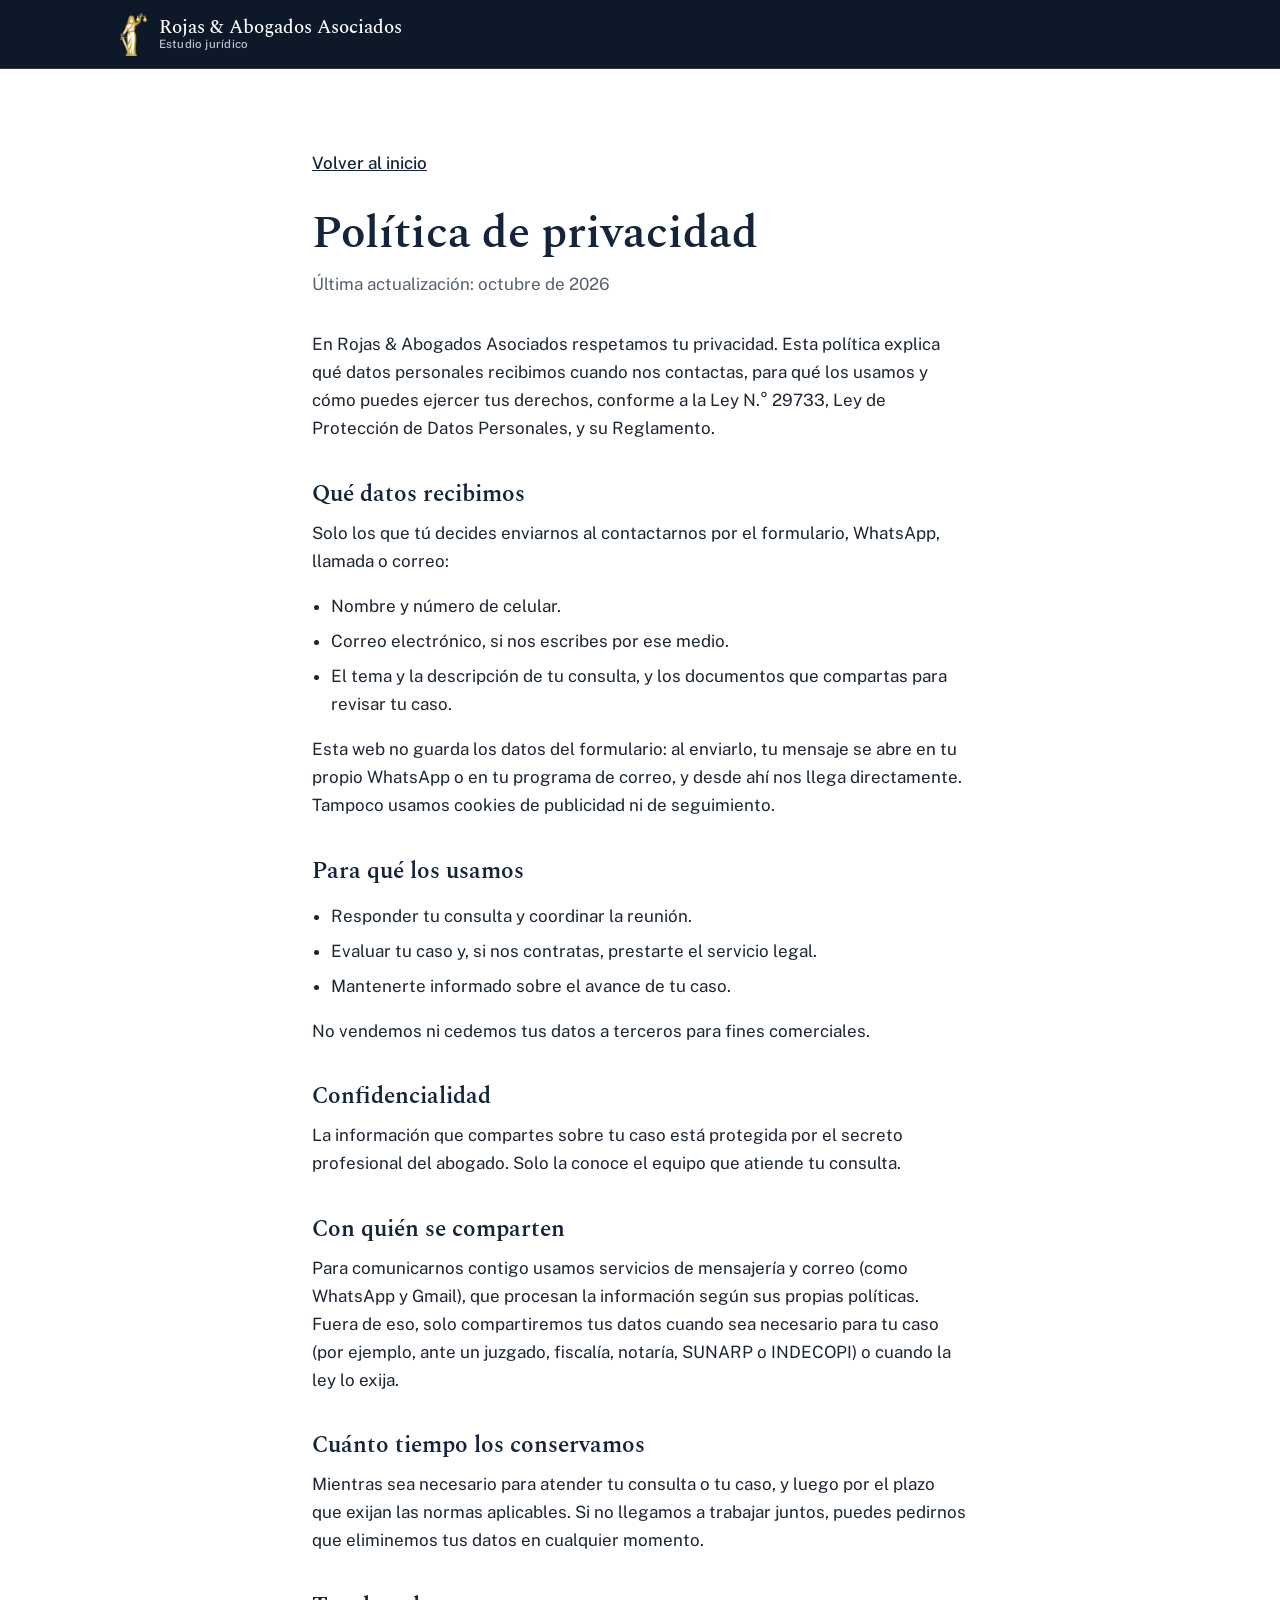
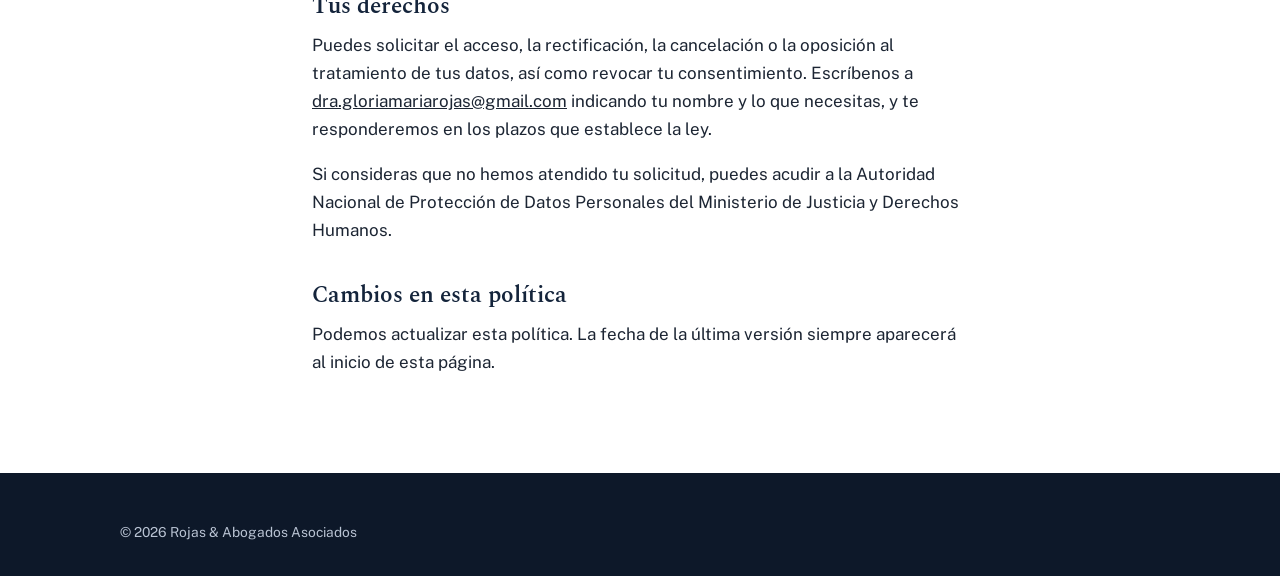
<file: privacidad.html>
<!DOCTYPE html>
<html lang="es-PE">
<head>
  <meta charset="UTF-8">
  <meta name="viewport" content="width=device-width, initial-scale=1.0">
  <title>Política de privacidad | Rojas &amp; Abogados Asociados</title>
  <meta name="description" content="Cómo Rojas & Abogados Asociados trata los datos personales que recibe a través de su web, WhatsApp y correo.">
  <link rel="canonical" href="https://estudio-rojas.pages.dev/privacidad.html">
  <meta name="theme-color" content="#0D1829">
  <link rel="icon" type="image/png" href="img/favicon.png">
  <link rel="stylesheet" href="estilos.css">
</head>
<body>
  <header class="cabecera">
    <div class="contenedor">
      <a class="marca" href="index.html">
        <img src="img/logo.webp" alt="" width="30" height="44">
        <span>Rojas &amp; Abogados Asociados<small>Estudio jurídico</small></span>
      </a>
    </div>
  </header>

  <main class="documento">
    <a class="volver" href="index.html">Volver al inicio</a>
    <h1>Política de privacidad</h1>
    <p class="fecha">Última actualización: octubre de 2026</p>

    <p>En Rojas &amp; Abogados Asociados respetamos tu privacidad. Esta política explica qué datos personales recibimos cuando nos contactas, para qué los usamos y cómo puedes ejercer tus derechos, conforme a la Ley N.° 29733, Ley de Protección de Datos Personales, y su Reglamento.</p>

    <h2>Qué datos recibimos</h2>
    <p>Solo los que tú decides enviarnos al contactarnos por el formulario, WhatsApp, llamada o correo:</p>
    <ul>
      <li>Nombre y número de celular.</li>
      <li>Correo electrónico, si nos escribes por ese medio.</li>
      <li>El tema y la descripción de tu consulta, y los documentos que compartas para revisar tu caso.</li>
    </ul>
    <p>Esta web no guarda los datos del formulario: al enviarlo, tu mensaje se abre en tu propio WhatsApp o en tu programa de correo, y desde ahí nos llega directamente. Tampoco usamos cookies de publicidad ni de seguimiento.</p>

    <h2>Para qué los usamos</h2>
    <ul>
      <li>Responder tu consulta y coordinar la reunión.</li>
      <li>Evaluar tu caso y, si nos contratas, prestarte el servicio legal.</li>
      <li>Mantenerte informado sobre el avance de tu caso.</li>
    </ul>
    <p>No vendemos ni cedemos tus datos a terceros para fines comerciales.</p>

    <h2>Confidencialidad</h2>
    <p>La información que compartes sobre tu caso está protegida por el secreto profesional del abogado. Solo la conoce el equipo que atiende tu consulta.</p>

    <h2>Con quién se comparten</h2>
    <p>Para comunicarnos contigo usamos servicios de mensajería y correo (como WhatsApp y Gmail), que procesan la información según sus propias políticas. Fuera de eso, solo compartiremos tus datos cuando sea necesario para tu caso (por ejemplo, ante un juzgado, fiscalía, notaría, SUNARP o INDECOPI) o cuando la ley lo exija.</p>

    <h2>Cuánto tiempo los conservamos</h2>
    <p>Mientras sea necesario para atender tu consulta o tu caso, y luego por el plazo que exijan las normas aplicables. Si no llegamos a trabajar juntos, puedes pedirnos que eliminemos tus datos en cualquier momento.</p>

    <h2>Tus derechos</h2>
    <p>Puedes solicitar el acceso, la rectificación, la cancelación o la oposición al tratamiento de tus datos, así como revocar tu consentimiento. Escríbenos a <a href="mailto:dra.gloriamariarojas@gmail.com">dra.gloriamariarojas@gmail.com</a> indicando tu nombre y lo que necesitas, y te responderemos en los plazos que establece la ley.</p>
    <p>Si consideras que no hemos atendido tu solicitud, puedes acudir a la Autoridad Nacional de Protección de Datos Personales del Ministerio de Justicia y Derechos Humanos.</p>

    <h2>Cambios en esta política</h2>
    <p>Podemos actualizar esta política. La fecha de la última versión siempre aparecerá al inicio de esta página.</p>
  </main>

  <footer class="pie">
    <div class="contenedor">
      <p class="pie-legal" style="border:none;margin:0;padding:0">© 2026 Rojas &amp; Abogados Asociados</p>
    </div>
  </footer>
</body>
</html>
</file>
<file: estilos.css>
/* ==========================================================
   Rojas & Abogados Asociados — estilos
   Paleta tomada del logo (dorado) sobre azul toga.
   ========================================================== */

@font-face { font-family: "Spectral"; font-weight: 500; font-style: normal; font-display: swap; src: url("fonts/spectral-latin-500-normal.woff2") format("woff2"); }
@font-face { font-family: "Spectral"; font-weight: 500; font-style: italic; font-display: swap; src: url("fonts/spectral-latin-500-italic.woff2") format("woff2"); }
@font-face { font-family: "Spectral"; font-weight: 600; font-style: normal; font-display: swap; src: url("fonts/spectral-latin-600-normal.woff2") format("woff2"); }
@font-face { font-family: "Public Sans"; font-weight: 400; font-display: swap; src: url("fonts/public-sans-latin-400-normal.woff2") format("woff2"); }
@font-face { font-family: "Public Sans"; font-weight: 500; font-display: swap; src: url("fonts/public-sans-latin-500-normal.woff2") format("woff2"); }
@font-face { font-family: "Public Sans"; font-weight: 600; font-display: swap; src: url("fonts/public-sans-latin-600-normal.woff2") format("woff2"); }

:root {
  --toga: #14243B;        /* azul principal */
  --toga-hondo: #0D1829;  /* azul más profundo */
  --oro: #C4A23A;         /* dorado del logo */
  --oro-texto: #8A6D1B;   /* dorado legible sobre fondo claro */
  --papel: #F4F6F9;       /* fondo claro, frío */
  --blanco: #FFFFFF;
  --tinta: #1C2533;       /* texto */
  --tinta-suave: #556072; /* texto secundario */
  --linea: #DCE1E8;
  --whatsapp: #1E8E4E;
  --error: #B42318;

  --serif: "Spectral", Georgia, "Times New Roman", serif;
  --sans: "Public Sans", system-ui, -apple-system, "Segoe UI", sans-serif;

  --ancho: 1120px;
  --gutter: clamp(16px, 4vw, 40px);
}

*, *::before, *::after { box-sizing: border-box; }

html { scroll-behavior: smooth; scroll-padding-top: 84px; }
@media (prefers-reduced-motion: reduce) { html { scroll-behavior: auto; } }

body {
  margin: 0;
  font-family: var(--sans);
  font-size: 1.0625rem;
  line-height: 1.65;
  color: var(--tinta);
  background: var(--blanco);
  -webkit-font-smoothing: antialiased;
}

img { max-width: 100%; display: block; }
a { color: inherit; }

h1, h2, h3 { font-family: var(--serif); font-weight: 600; line-height: 1.15; margin: 0; color: var(--toga); }
h2 { font-size: clamp(1.9rem, 3.4vw, 2.6rem); }
h3 { font-size: 1.3rem; font-weight: 500; }
p { margin: 0 0 1em; }

.contenedor { max-width: var(--ancho); margin: 0 auto; padding: 0 var(--gutter); }

:focus-visible { outline: 3px solid var(--oro); outline-offset: 3px; border-radius: 4px; }

.salto { position: absolute; left: -9999px; top: 8px; background: var(--oro); color: var(--toga-hondo); padding: .5rem 1rem; z-index: 200; }
.salto:focus { left: 8px; }

/* ---------- Botones ---------- */
.boton {
  display: inline-flex; align-items: center; gap: .6rem;
  font: 600 1rem/1 var(--sans);
  padding: .95rem 1.4rem;
  border-radius: 999px;
  border: 1.5px solid transparent;
  text-decoration: none; cursor: pointer;
  transition: background-color .2s, border-color .2s, color .2s;
}
.boton svg { width: 20px; height: 20px; flex: none; }
.boton-whatsapp { background: var(--whatsapp); color: #fff; }
.boton-whatsapp:hover { background: #18773F; }
.boton-claro { border-color: rgba(255,255,255,.45); color: #fff; background: transparent; }
.boton-claro:hover { border-color: var(--oro); color: var(--oro); }
.boton-oscuro { background: var(--toga); color: #fff; }
.boton-oscuro:hover { background: var(--toga-hondo); }
.boton-texto { background: none; border: none; padding: .4rem 0; color: var(--toga); text-decoration: underline; text-underline-offset: 3px; font: 500 .98rem var(--sans); cursor: pointer; }
.boton-texto:hover { color: var(--oro-texto); }

/* ---------- Cabecera ---------- */
.cabecera {
  position: sticky; top: 0; z-index: 100;
  background: var(--toga-hondo);
  color: #fff;
  border-bottom: 1px solid rgba(196,162,58,.25);
}
.cabecera .contenedor { display: flex; align-items: center; justify-content: space-between; gap: 1rem; min-height: 68px; }
.marca { display: flex; align-items: center; gap: .7rem; text-decoration: none; color: #fff; }
.marca img { height: 44px; width: auto; }
.marca span { font-family: var(--serif); font-size: 1.2rem; font-weight: 500; line-height: 1.1; }
.marca small { display: block; font-family: var(--sans); font-size: .72rem; color: #B9C3D3; letter-spacing: .02em; }

.menu { display: flex; align-items: center; gap: 1.8rem; list-style: none; margin: 0; padding: 0; }
.menu a { text-decoration: none; color: #DDE3EC; font-size: .97rem; font-weight: 500; }
.menu a:hover { color: var(--oro); }
.menu .boton { padding: .65rem 1.1rem; font-size: .95rem; color: #fff; }

.abrir-menu { display: none; background: none; border: 1px solid rgba(255,255,255,.3); color: #fff; border-radius: 8px; padding: .5rem .7rem; cursor: pointer; font: 500 .95rem var(--sans); }

@media (max-width: 860px) {
  .abrir-menu { display: inline-flex; align-items: center; gap: .4rem; }
  .menu {
    display: none; position: absolute; top: 100%; left: 0; right: 0;
    flex-direction: column; align-items: stretch; gap: 0;
    background: var(--toga-hondo); padding: .5rem var(--gutter) 1.2rem;
    border-bottom: 1px solid rgba(196,162,58,.25);
  }
  .menu.abierto { display: flex; }
  .menu li a { display: block; padding: .85rem 0; border-bottom: 1px solid rgba(255,255,255,.08); }
  .menu li:last-child a { border: none; margin-top: .8rem; justify-content: center; }
  .marca small { display: none; }
}

/* ---------- Portada ---------- */
.portada {
  position: relative; overflow: hidden;
  background: radial-gradient(120% 90% at 85% 10%, #1D3354 0%, var(--toga) 45%, var(--toga-hondo) 100%);
  color: #fff;
}
.portada .contenedor {
  display: grid; grid-template-columns: 1.25fr .75fr; align-items: end; gap: 2rem;
  padding-top: clamp(3.5rem, 8vw, 6.5rem);
}
.portada-texto { padding-bottom: clamp(3.5rem, 8vw, 6rem); max-width: 46rem; }
.portada h1 {
  color: #fff;
  font-size: clamp(2.2rem, 4.8vw, 3.6rem);
  font-weight: 500;
  letter-spacing: -.01em;
  margin-bottom: 1.4rem;
}
.portada-texto > p { font-size: 1.15rem; color: #C9D2DF; max-width: 34rem; margin-bottom: 2rem; }
.acciones { display: flex; flex-wrap: wrap; gap: .8rem; }

/* La Justicia del logo, grande, saliendo desde abajo como un sello */
.portada-figura { align-self: end; justify-self: center; position: relative; }
.portada-figura img {
  width: clamp(220px, 26vw, 330px);
  height: auto;
  margin-bottom: -14%;
  filter: drop-shadow(0 30px 50px rgba(0,0,0,.35));
}
.portada-figura::before {
  content: ""; position: absolute; inset: auto -20% -10% -20%; height: 75%;
  border: 1px solid rgba(196,162,58,.28); border-bottom: none;
  border-radius: 999px 999px 0 0;
}

@media (max-width: 760px) {
  .portada .contenedor { grid-template-columns: 1fr; }
  .portada-texto { padding-bottom: 0; }
  .portada-figura img { width: 170px; margin: 0 auto -18%; }
}

/* ---------- Franja de atención ---------- */
.franja { background: var(--papel); border-bottom: 1px solid var(--linea); }
.franja ul { list-style: none; margin: 0 auto; padding: 1.4rem var(--gutter); max-width: var(--ancho); display: grid; grid-template-columns: repeat(3, 1fr); gap: 1.2rem; }
.franja li { display: flex; gap: .8rem; align-items: flex-start; font-size: .97rem; color: var(--tinta-suave); }
.franja li strong { display: block; color: var(--toga); font-weight: 600; font-size: 1rem; }
.franja svg { width: 26px; height: 26px; flex: none; color: var(--oro-texto); margin-top: 2px; }
@media (max-width: 760px) { .franja ul { grid-template-columns: 1fr; } }

/* ---------- Secciones ---------- */
.seccion { padding: clamp(4rem, 9vw, 6.5rem) 0; }
.seccion-alterna { background: var(--papel); }
.encabezado { max-width: 44rem; margin-bottom: 3rem; }
.encabezado p { color: var(--tinta-suave); font-size: 1.1rem; margin-top: 1rem; }

/* ---------- Especialidades ---------- */
.area {
  display: grid; grid-template-columns: 320px 1fr; gap: clamp(1.5rem, 4vw, 3.5rem);
  padding: 2.5rem 0; border-top: 1px solid var(--linea);
}
.area:last-child { border-bottom: 1px solid var(--linea); }
.area-intro img { border-radius: 6px; aspect-ratio: 4 / 3; object-fit: cover; width: 100%; height: auto; margin-bottom: 1.2rem; }
.area-intro h3 { font-size: 1.75rem; font-weight: 600; margin-bottom: .5rem; }
.area-intro p { color: var(--tinta-suave); font-size: 1rem; }

.servicios { list-style: none; margin: 0; padding: 0; }
.servicios li { padding: 1.3rem 0; border-bottom: 1px solid var(--linea); }
.servicios li:first-child { padding-top: 0; }
.servicios li:last-child { border-bottom: none; }
.servicios h4 { font-family: var(--serif); font-size: 1.3rem; font-weight: 500; color: var(--toga); margin: 0 0 .35rem; }
.servicios p { margin: 0 0 .5rem; max-width: 40rem; }

@media (max-width: 760px) {
  .area { grid-template-columns: 1fr; }
  .area-intro img { aspect-ratio: 16 / 9; }
}

/* ---------- Cómo trabajamos (es una secuencia real) ---------- */
.pasos { list-style: none; margin: 0; padding: 0; display: grid; grid-template-columns: repeat(4, 1fr); gap: 2rem; counter-reset: paso; }
.pasos li { counter-increment: paso; position: relative; padding-top: 3.6rem; }
.pasos li::before {
  content: counter(paso);
  position: absolute; top: 0; left: 0;
  width: 2.6rem; height: 2.6rem; border-radius: 50%;
  display: grid; place-items: center;
  border: 1.5px solid var(--oro); color: var(--oro-texto);
  font: 600 1.15rem var(--serif);
}
.pasos li:not(:last-child)::after {
  content: ""; position: absolute; top: 1.3rem; left: 3.4rem; right: -1.2rem;
  height: 1px; background: var(--linea);
}
.pasos h3 { margin-bottom: .5rem; }
.pasos p { color: var(--tinta-suave); font-size: 1rem; margin: 0; }
@media (max-width: 860px) {
  .pasos { grid-template-columns: 1fr 1fr; }
  .pasos li::after { display: none; }
}
@media (max-width: 520px) { .pasos { grid-template-columns: 1fr; } }

/* ---------- Preguntas frecuentes ---------- */
.preguntas { max-width: 48rem; }
.preguntas details { border-top: 1px solid var(--linea); }
.preguntas details:last-child { border-bottom: 1px solid var(--linea); }
.preguntas summary {
  list-style: none; cursor: pointer; padding: 1.3rem 2.5rem 1.3rem 0; position: relative;
  font: 500 1.2rem/1.35 var(--serif); color: var(--toga);
}
.preguntas summary::-webkit-details-marker { display: none; }
.preguntas summary::after {
  content: ""; position: absolute; right: .4rem; top: 50%; width: 10px; height: 10px;
  border-right: 2px solid var(--oro-texto); border-bottom: 2px solid var(--oro-texto);
  transform: translateY(-70%) rotate(45deg); transition: transform .2s;
}
.preguntas details[open] summary::after { transform: translateY(-30%) rotate(-135deg); }
.preguntas details p { color: var(--tinta-suave); padding-bottom: 1.2rem; margin: 0; max-width: 42rem; }

/* ---------- Presentación del estudio ---------- */
.presentacion-grid { display: grid; grid-template-columns: 260px 1fr; gap: clamp(2rem, 6vw, 5rem); align-items: center; }
.presentacion-portada { display: block; transform: rotate(-2deg); box-shadow: 0 2px 4px rgba(13,24,41,.1), 0 22px 44px rgba(13,24,41,.22); transition: transform .25s; }
.presentacion-portada:hover { transform: rotate(0deg) translateY(-4px); }
.presentacion-portada img { width: 100%; height: auto; }
.presentacion-texto { max-width: 34rem; }
.presentacion-texto p { color: var(--tinta-suave); font-size: 1.1rem; margin: 1rem 0 1.8rem; }
.presentacion-acciones { display: flex; flex-wrap: wrap; gap: .8rem; margin-bottom: 1.2rem; }
.boton-borde { border-color: var(--toga); color: var(--toga); background: transparent; }
.boton-borde:hover { background: var(--toga); color: #fff; }
.compartir { display: inline-flex; align-items: center; gap: .5rem; color: var(--whatsapp); font-weight: 600; text-decoration: none; }
.compartir svg { width: 20px; height: 20px; }
.compartir:hover { text-decoration: underline; text-underline-offset: 3px; }
@media (max-width: 700px) {
  .presentacion-grid { grid-template-columns: 1fr; }
  .presentacion-portada { width: 190px; margin: 0 auto; }
}
@media (prefers-reduced-motion: reduce) { .presentacion-portada, .presentacion-portada:hover { transform: none; transition: none; } }

/* ---------- Contacto ---------- */
.contacto-grid { display: grid; grid-template-columns: .85fr 1.15fr; gap: clamp(2rem, 5vw, 4.5rem); align-items: start; }
.contacto-info p { color: var(--tinta-suave); }
.contacto-directo { list-style: none; padding: 0; margin: 2rem 0 0; }
.contacto-directo li { padding: 1rem 0; border-top: 1px solid var(--linea); }
.contacto-directo li:last-child { border-bottom: 1px solid var(--linea); }
.contacto-directo span { display: block; font-size: .88rem; color: var(--tinta-suave); }
.contacto-directo a { font-weight: 600; color: var(--toga); text-decoration: none; font-size: 1.05rem; word-break: break-word; }
.contacto-directo strong { font-weight: 600; color: var(--toga); font-size: 1.05rem; }
.contacto-directo a:hover { color: var(--oro-texto); text-decoration: underline; }

.formulario {
  background: var(--blanco);
  border: 1px solid var(--linea);
  border-top: 4px solid var(--oro);
  border-radius: 6px;
  padding: clamp(1.4rem, 4vw, 2.4rem);
}
.campo { margin-bottom: 1.15rem; }
.fila { display: grid; grid-template-columns: 1fr 1fr; gap: 1rem; }
@media (max-width: 560px) { .fila { grid-template-columns: 1fr; } }

.campo label { display: block; font-weight: 600; font-size: .95rem; margin-bottom: .4rem; color: var(--tinta); }
.campo .opcional { font-weight: 400; color: var(--tinta-suave); }
.campo input, .campo select, .campo textarea {
  width: 100%;
  font: 400 1rem/1.4 var(--sans);
  color: var(--tinta);
  background: #fff;
  border: 1.5px solid #C5CCD6;
  border-radius: 6px;
  padding: .8rem .9rem;
  transition: border-color .15s, box-shadow .15s;
}
.campo textarea { resize: vertical; min-height: 130px; }
.campo input:focus, .campo select:focus, .campo textarea:focus {
  outline: none; border-color: var(--toga); box-shadow: 0 0 0 3px rgba(196,162,58,.35);
}
.campo.resaltado select { border-color: var(--oro); box-shadow: 0 0 0 3px rgba(196,162,58,.35); }
.campo [aria-invalid="true"] { border-color: var(--error); }
.ayuda { font-size: .85rem; color: var(--tinta-suave); margin-top: .35rem; }
.por-confirmar { margin: -.4rem 0 1.15rem; font-size: .88rem; }
.por-confirmar strong { color: var(--toga); }
.error { font-size: .88rem; color: var(--error); margin-top: .35rem; display: none; }
.error.visible { display: block; }

.consentimiento { display: flex; gap: .7rem; align-items: flex-start; font-size: .93rem; color: var(--tinta-suave); margin: 1.3rem 0 .4rem; }
.consentimiento input { width: 20px; height: 20px; margin-top: 2px; flex: none; accent-color: var(--toga); }
.consentimiento a { color: var(--toga); font-weight: 500; }

.envio { display: flex; flex-wrap: wrap; align-items: center; gap: 1rem 1.4rem; margin-top: 1.3rem; }
.nota-envio { font-size: .86rem; color: var(--tinta-suave); margin: 1rem 0 0; }

@media (max-width: 860px) { .contacto-grid { grid-template-columns: 1fr; } }

/* ---------- Pie ---------- */
.pie { background: var(--toga-hondo); color: #B9C3D3; padding: 3rem 0 2rem; font-size: .95rem; }
.pie .contenedor { display: flex; flex-wrap: wrap; justify-content: space-between; gap: 1.5rem; }
.pie .marca span { color: #fff; }
.pie ul { list-style: none; margin: 0; padding: 0; display: flex; flex-wrap: wrap; gap: .6rem 1.6rem; align-items: center; }
.pie a { color: #DDE3EC; text-decoration: none; }
.pie a:hover { color: var(--oro); text-decoration: underline; }
.pie-legal { width: 100%; border-top: 1px solid rgba(255,255,255,.1); padding-top: 1.4rem; margin-top: .5rem; font-size: .86rem; }

/* ---------- WhatsApp flotante ---------- */
.whatsapp-flotante {
  position: fixed; right: 18px; bottom: 18px; z-index: 90;
  width: 58px; height: 58px; border-radius: 50%;
  background: #25D366; display: grid; place-items: center;
  box-shadow: 0 8px 24px rgba(13,24,41,.3);
}
.whatsapp-flotante svg { width: 32px; height: 32px; color: #fff; }

/* ---------- Página de privacidad ---------- */
.documento { max-width: 46rem; margin: 0 auto; padding: clamp(3rem, 7vw, 5rem) var(--gutter); }
.documento h1 { font-size: clamp(2rem, 4vw, 2.8rem); margin-bottom: .6rem; }
.documento h2 { font-size: 1.45rem; margin: 2.4rem 0 .7rem; }
.documento .fecha { color: var(--tinta-suave); margin-bottom: 2rem; }
.documento ul { padding-left: 1.2rem; }
.documento li { margin-bottom: .45rem; }
.volver { display: inline-block; margin-bottom: 2rem; color: var(--toga); font-weight: 500; }
</file>
